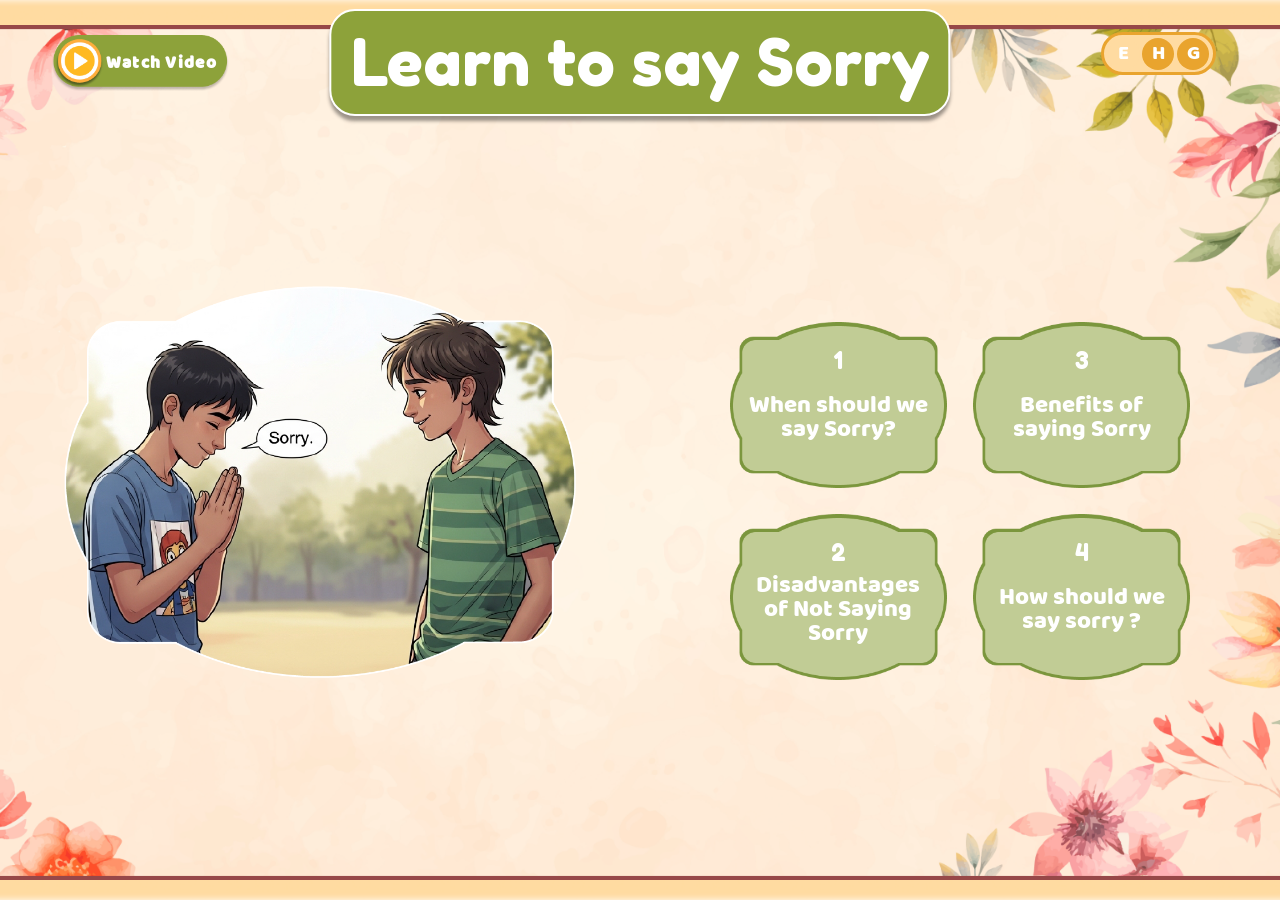
<file: index.html>
<!doctype html>
<html lang="en">
  <head>
    <meta charset="UTF-8" />
    <meta name="viewport" content="width=device-width, initial-scale=1.0" />
    <title data-lang-key="title"></title>

    <link rel="stylesheet" href="./assets/css/style.css" />

    <link
      rel="stylesheet"
      href="./assets/fontawesome/css/fontawesome.min.css"
    />
    <link
      rel="stylesheet"
      href="./assets/fontawesome/css/solid.min.css"
    />

    <style>
      body {
        overflow: hidden;
      }

      .page-content {
        width: 100%;
        height: 100%;
        transition:
          filter 0.4s ease,
          transform 0.4s ease;
      }

      body.video-open .page-content {
        filter: blur(0.45vw);
        pointer-events: none;
        user-select: none;
      }

      .video-btn {
        position: fixed;
        top: 2vw;
        left: 4%;
        z-index: 1000;
      }

      .start-video-btn {
        width: 14vw;
        height: 6vw;
        border-radius: 50vw;
        background: transparent;

        display: flex;
        align-items: center;
        justify-content: space-between;
        cursor: pointer;
        gap: 0.8vw;
        padding: 0 1vw;
        border: none;
        background-image: url("./assets/images/watch.png");
        background-position: center;
        background-repeat: no-repeat;
        background-size: contain;
        transition:
          transform 0.25s ease,
          background 0.25s ease,
          box-shadow 0.25s ease;
      }

      .start-video-btn:hover {
        transform: scale(1.04);
      }

      .start-video-btn:active {
        transform: scale(0.98);
      }

      .play-icon {
        width: 2vw;
        height: 2vw;
        display: flex;
        align-items: center;
        justify-content: center;
        color: #ffffff;
        font-size: 1.6vw;
        filter: drop-shadow(0 0.15vw 0.15vw rgba(0, 0, 0, 0.25));
      }

      .play-icon i,
      .close-video-btn i,
      .video-center-play i,
      .control-btn i {
        display: flex;
        align-items: center;
        justify-content: center;
        text-align: center;
        flex: 0 0 auto;
      }

      .play-icon i {
        width: 1.6vw;
        min-width: 1.6vw;
        max-width: 1.6vw;
        font-size: 1.45vw;
      }

      .close-video-btn i {
        width: 1.8vw;
        min-width: 1.8vw;
        max-width: 1.8vw;
      }

      .video-center-play i {
        width: 2.2vw;
        min-width: 2.2vw;
        max-width: 2.2vw;
      }

      .control-btn i {
        width: 1.4vw;
        min-width: 1.4vw;
        max-width: 1.4vw;
      }

      .start-text {
        width: 100%;
        float: right;
        font-size: 1.3vw;
        font-weight: 900;
        letter-spacing: 0.1vw;
        color: #ffffff;
        line-height: 1;
        margin-left: 3.2vw;
        white-space: nowrap;
        font-family: "BalooRegular";
      }

      body[data-lang="hi"] .start-text {
        font-weight: lighter !important;
        font-size: 1.5vw;
      }

      .video-popup {
        position: fixed;
        inset: 0;
        z-index: 99999;
        display: flex;
        align-items: center;
        justify-content: center;
        background: rgba(0, 0, 0, 0.38);
        opacity: 0;
        visibility: hidden;
        pointer-events: none;
        transition:
          opacity 0.35s ease,
          visibility 0.35s ease;
      }

      .video-popup.active {
        opacity: 1;
        visibility: visible;
        pointer-events: auto;
      }

      .video-box {
        position: relative;
        width: 68vw;
        aspect-ratio: 16 / 9;
        border-radius: 2vw;
        background: #ffdba1;
        padding: 0.75vw;
        border: 0.25vw solid white;
        box-shadow: 0 1vw 3vw rgba(0, 0, 0, 0.45);
        transform: scale(0.82);
        opacity: 0;
        transition:
          transform 0.4s cubic-bezier(0.22, 1, 0.36, 1),
          opacity 0.35s ease;
      }

      .video-popup.active .video-box {
        transform: scale(1);
        opacity: 1;
      }

      .popup-video-frame {
        position: relative;
        width: 100%;
        height: 100%;
        border-radius: 1.4vw;
        overflow: hidden;
        background: #000;
        border: 0.18vw solid #7b963d;
      }

      .popup-video {
        width: 100%;
        height: 100%;
        display: block;
        object-fit: cover;
        background: #000;
      }

      .close-video-btn {
        position: absolute;
        top: -1.35vw;
        right: -1.35vw;
        width: 3.4vw;
        height: 3.4vw;
        border: none;
        border-radius: 50%;
        background: #ffffff;
        color: #7b963d;
        font-size: 1.8vw;
        display: flex;
        align-items: center;
        justify-content: center;
        cursor: pointer;
        z-index: 10;
        box-shadow: 0 0.35vw 1vw rgba(0, 0, 0, 0.35);
        transition:
          transform 0.25s ease,
          background 0.25s ease,
          color 0.25s ease;
      }

      .close-video-btn:hover {
        transform: rotate(90deg) scale(1.08);
        background: #8da23a;
        color: #ffffff;
      }

      .custom-controls {
        position: absolute;
        left: 0;
        right: 0;
        bottom: 0;
        z-index: 5;
        padding: 1vw;
        display: flex;
        flex-direction: column;
        gap: 0.75vw;
        background: linear-gradient(
          to top,
          rgba(86, 107, 38, 0.95),
          rgba(123, 150, 61, 0.58),
          rgba(123, 150, 61, 0)
        );
        opacity: 1;
        transition: opacity 0.25s ease;
      }

      .popup-video-frame.controls-hidden .custom-controls {
        opacity: 0;
        pointer-events: none;
      }

      .progress-wrap {
        width: 100%;
        display: flex;
        align-items: center;
      }

      .video-progress {
        width: 100%;
        appearance: none;
        -webkit-appearance: none;
        height: 0.45vw;
        border-radius: 5vw;
        background: rgba(255, 255, 255, 0.35);
        cursor: pointer;
        overflow: hidden;
        pointer-events: auto;
      }

      .video-progress::-webkit-slider-thumb {
        appearance: none;
        -webkit-appearance: none;
        width: 1vw;
        height: 1vw;
        border-radius: 50%;
        background: #ffdba1;
        box-shadow: -70vw 0 0 69.6vw #ffdba1;
        cursor: pointer;
      }

      .video-progress::-moz-range-thumb {
        width: 1vw;
        height: 1vw;
        border: none;
        border-radius: 50%;
        background: #ffdba1;
        cursor: pointer;
      }

      .video-progress::-moz-range-progress {
        height: 0.45vw;
        border-radius: 5vw;
        background: #ffdba1;
      }

      .control-row {
        width: 100%;
        display: flex;
        align-items: center;
        justify-content: space-between;
        gap: 1vw;
      }

      .control-left,
      .control-right {
        display: flex;
        align-items: center;
        gap: 0.8vw;
      }

      .control-btn {
        width: 2.8vw;
        min-width: 2.8vw;
        max-width: 2.8vw;
        height: 2.8vw;
        border: none;
        border-radius: 50%;
        background: rgba(255, 219, 161, 0.28);
        color: #ffffff;
        font-size: 1.2vw;
        display: flex;
        align-items: center;
        justify-content: center;
        cursor: pointer;
        transition:
          background 0.25s ease,
          color 0.25s ease,
          transform 0.25s ease;
      }

      .control-btn:hover {
        background: #ffdba1;
        color: #566b26;
        transform: scale(1.08);
      }

      .time-text {
        color: #ffffff;
        font-size: 1.05vw;
        font-weight: 700;
        font-family: Arial, sans-serif;
        letter-spacing: 0.05vw;
        min-width: 8vw;
      }

      .volume-range {
        width: 7vw;
        appearance: none;
        -webkit-appearance: none;
        height: 0.4vw;
        border-radius: 5vw;
        background: rgba(255, 255, 255, 0.35);
        cursor: pointer;
      }

      .volume-range::-webkit-slider-thumb {
        appearance: none;
        -webkit-appearance: none;
        width: 0.9vw;
        height: 0.9vw;
        border-radius: 50%;
        background: #ffdba1;
        cursor: pointer;
      }

      .volume-range::-moz-range-thumb {
        width: 0.9vw;
        height: 0.9vw;
        border: none;
        border-radius: 50%;
        background: #ffdba1;
        cursor: pointer;
      }

      .video-center-play {
        position: absolute;
        left: 50%;
        top: 50%;
        width: 6vw;
        min-width: 6vw;
        max-width: 6vw;
        height: 6vw;
        border: 0.22vw solid rgba(255, 255, 255, 0.85);
        border-radius: 50%;
        background: rgba(86, 107, 38, 0.42);
        color: #ffdba1;
        font-size: 2.2vw;
        display: flex;
        align-items: center;
        justify-content: center;
        cursor: pointer;
        transform: translate(-50%, -50%) scale(1);
        z-index: 4;
        transition:
          opacity 0.25s ease,
          transform 0.25s ease,
          background 0.25s ease;
      }

      .video-center-play.hide {
        opacity: 0;
        pointer-events: none;
        transform: translate(-50%, -50%) scale(0.8);
      }

      .video-center-play:hover {
        background: rgba(86, 107, 38, 0.68);
        transform: translate(-50%, -50%) scale(1.08);
      }

      .video-box:fullscreen {
        width: 100%;
        height: 100%;
        border-radius: 0;
        padding: 0;
        background: #000;
      }

      .video-box:fullscreen .popup-video-frame {
        border-radius: 0;
        border: none;
      }

      .video-box:fullscreen .close-video-btn {
        top: 1.5vw;
        right: 1.5vw;
      }
    </style>
  </head>

  <body>
    <div class="page-content">
      <div class="video-btn">
        <button class="start-video-btn" type="button">
          <span class="start-text" data-lang-key="watch"></span>
        </button>
      </div>

      <div class="page-title">
        <span data-lang-key="title"></span>
      </div>

      <div class="language-container">
        <div class="english active">E</div>
        <div class="hindi">H</div>
        <div class="gujrati">G</div>
      </div>

      <main>
        <div class="left-container">
          <div class="hero-img">
            <img src="./assets/images/home-page-img.png" alt="" />
          </div>
        </div>

        <div class="right-container">
          <div class="topics">
            <div class="rows row-1">
              <a href="topic-1.html" class="topic-link">
                <span data-lang-key="num-1"></span>

                <div class="topic-border">
                  <div class="topic" data-lang-key="title-1"></div>
                </div>
              </a>

              <a href="topic-2.html" class="topic-link">
                <span data-lang-key="num-2"></span>

                <div class="topic-border">
                  <div class="topic" data-lang-key="title-2"></div>
                </div>
              </a>
            </div>

            <div class="rows row-2">
              <a href="topic-3.html" class="topic-link">
                <span data-lang-key="num-3"></span>

                <div class="topic-border">
                  <div class="topic" data-lang-key="title-3"></div>
                </div>
              </a>

              <a href="topic-4.html" class="topic-link">
                <span data-lang-key="num-4"></span>

                <div class="topic-border">
                  <div class="topic" data-lang-key="title-4"></div>
                </div>
              </a>
            </div>
          </div>
        </div>
      </main>
    </div>

    <div class="video-popup">
      <div class="video-box">
        <button class="close-video-btn" type="button">
          <i class="fa-solid fa-xmark"></i>
        </button>

        <div class="popup-video-frame">
          <video
            class="popup-video"
            src="./assets/videos/video1.webm"
            preload="none"
            controlsList="nodownload noplaybackrate"
            disablePictureInPicture
          ></video>

          <button class="video-center-play" type="button">
            <i class="fa-solid fa-play"></i>
          </button>

          <div class="custom-controls">
            <div class="progress-wrap">
              <input
                class="video-progress"
                type="range"
                min="0"
                max="100"
                value="0"
                step="0.1"
              />
            </div>

            <div class="control-row">
              <div class="control-left">
                <button class="control-btn play-pause-btn" type="button">
                  <i class="fa-solid fa-play"></i>
                </button>

                <div class="time-text">
                  <span class="current-time">0:00</span>
                  /
                  <span class="total-time">0:00</span>
                </div>
              </div>

              <div class="control-right">
                <button class="control-btn mute-btn" type="button">
                  <i class="fa-solid fa-volume-high"></i>
                </button>

                <input
                  class="volume-range"
                  type="range"
                  min="0"
                  max="1"
                  step="0.01"
                  value="1"
                />

                <button class="control-btn fullscreen-btn" type="button">
                  <i class="fa-solid fa-expand"></i>
                </button>
              </div>
            </div>
          </div>
        </div>
      </div>
    </div>

    <script src="./assets/js/data.js"></script>
    <script src="./assets/js/app.js"></script>

    <script>
      window.addEventListener("load", function () {
        document.body.classList.add("page-loaded");
      });

      const startVideoBtn = document.querySelector(".start-video-btn");
      const videoPopup = document.querySelector(".video-popup");
      const videoBox = document.querySelector(".video-box");
      const closeVideoBtn = document.querySelector(".close-video-btn");
      const popupVideo = document.querySelector(".popup-video");
      const popupVideoFrame = document.querySelector(".popup-video-frame");

      const centerPlayBtn = document.querySelector(".video-center-play");
      const playPauseBtn = document.querySelector(".play-pause-btn");
      const playPauseIcon = playPauseBtn.querySelector("i");
      const centerPlayIcon = centerPlayBtn.querySelector("i");

      const videoProgress = document.querySelector(".video-progress");
      const currentTimeText = document.querySelector(".current-time");
      const totalTimeText = document.querySelector(".total-time");

      const muteBtn = document.querySelector(".mute-btn");
      const muteIcon = muteBtn.querySelector("i");
      const volumeRange = document.querySelector(".volume-range");

      const fullscreenBtn = document.querySelector(".fullscreen-btn");
      const fullscreenIcon = fullscreenBtn.querySelector("i");

      let controlsTimer;
      let lastVolume = 1;
      let savedVideoTime = 0;
      let isProgressDragging = false;

      // ---- Audio SFX setup ----
      const transitionAudio = new Audio("./assets/audio/transition.mp3");
      const topicAudio = new Audio("./assets/audio/topic.mp3");
      transitionAudio.preload = "auto";
      topicAudio.preload = "auto";

      function playTransitionSound() {
        try {
          transitionAudio.currentTime = 0;
          transitionAudio.play().catch(function () {});
        } catch (e) {}
      }

      function playTopicSound() {
        try {
          topicAudio.currentTime = 0;
          topicAudio.play().catch(function () {});
        } catch (e) {}
      }

      function formatTime(time) {
        if (!time || isNaN(time)) return "0:00";

        const minutes = Math.floor(time / 60);
        const seconds = Math.floor(time % 60);

        return `${minutes}:${seconds < 10 ? "0" : ""}${seconds}`;
      }

      function updatePlayIcons() {
        if (popupVideo.paused) {
          playPauseIcon.className = "fa-solid fa-play";
          centerPlayIcon.className = "fa-solid fa-play";
          centerPlayBtn.classList.remove("hide");
        } else {
          playPauseIcon.className = "fa-solid fa-pause";
          centerPlayIcon.className = "fa-solid fa-pause";
          centerPlayBtn.classList.add("hide");
        }
      }

      function updateProgress() {
        if (!popupVideo.duration) return;

        savedVideoTime = popupVideo.currentTime;

        if (!isProgressDragging) {
          const progressValue =
            (popupVideo.currentTime / popupVideo.duration) * 100;

          videoProgress.value = progressValue;
        }

        currentTimeText.textContent = formatTime(popupVideo.currentTime);
        totalTimeText.textContent = formatTime(popupVideo.duration);
      }

      // Free scrubbing: user can drag forward or backward anywhere on the bar
      function handleProgressInput() {
        if (!popupVideo.duration) return;

        isProgressDragging = true;

        const selectedTime =
          (Number(videoProgress.value) / 100) * popupVideo.duration;

        currentTimeText.textContent = formatTime(selectedTime);
      }

      function handleProgressChange() {
        if (!popupVideo.duration) return;

        const selectedTime =
          (Number(videoProgress.value) / 100) * popupVideo.duration;

        popupVideo.currentTime = selectedTime;
        savedVideoTime = selectedTime;

        isProgressDragging = false;
        updateProgress();
      }

      function updateMuteIcon() {
        if (popupVideo.muted || popupVideo.volume === 0) {
          muteIcon.className = "fa-solid fa-volume-xmark";
        } else if (popupVideo.volume < 0.5) {
          muteIcon.className = "fa-solid fa-volume-low";
        } else {
          muteIcon.className = "fa-solid fa-volume-high";
        }
      }

      function togglePlay() {
        if (!popupVideo) return;

        if (popupVideo.paused) {
          popupVideo.play().catch(function () {});
        } else {
          popupVideo.pause();
        }
      }

      function openVideoPopup() {
        if (!videoPopup || !popupVideo) return;

        document.body.classList.add("video-open");
        videoPopup.classList.add("active");

        popupVideo.volume = Number(volumeRange.value);
        popupVideo.muted = false;

        if (savedVideoTime > 0) {
          popupVideo.currentTime = savedVideoTime;
        }

        updateMuteIcon();
        updatePlayIcons();
        updateProgress();

        setTimeout(function () {
          popupVideo.play().catch(function () {});
        }, 250);
      }

      function closeVideoPopup() {
        if (!videoPopup || !popupVideo) return;

        savedVideoTime = popupVideo.currentTime;

        popupVideo.pause();

        videoPopup.classList.remove("active");
        document.body.classList.remove("video-open");

        if (document.fullscreenElement) {
          document.exitFullscreen().catch(function () {});
        }

        updatePlayIcons();
      }

      function toggleMute() {
        if (popupVideo.muted || popupVideo.volume === 0) {
          popupVideo.muted = false;
          popupVideo.volume = lastVolume || 1;
          volumeRange.value = popupVideo.volume;
        } else {
          lastVolume = popupVideo.volume;
          popupVideo.muted = true;
          volumeRange.value = 0;
        }

        updateMuteIcon();
      }

      function changeVolume() {
        const volumeValue = Number(volumeRange.value);

        popupVideo.volume = volumeValue;
        popupVideo.muted = volumeValue === 0;

        if (volumeValue > 0) {
          lastVolume = volumeValue;
        }

        updateMuteIcon();
      }

      function toggleFullscreen() {
        if (!document.fullscreenElement) {
          videoBox.requestFullscreen().catch(function () {});
        } else {
          document.exitFullscreen().catch(function () {});
        }
      }

      function updateFullscreenIcon() {
        if (document.fullscreenElement) {
          fullscreenIcon.className = "fa-solid fa-compress";
        } else {
          fullscreenIcon.className = "fa-solid fa-expand";
        }
      }

      function showControlsTemporarily() {
        popupVideoFrame.classList.remove("controls-hidden");

        clearTimeout(controlsTimer);

        if (!popupVideo.paused) {
          controlsTimer = setTimeout(function () {
            popupVideoFrame.classList.add("controls-hidden");
          }, 2200);
        }
      }

      if (startVideoBtn) {
        startVideoBtn.addEventListener("click", function () {
          playTransitionSound();
          openVideoPopup();
        });
      }

      if (closeVideoBtn) {
        closeVideoBtn.addEventListener("click", closeVideoPopup);
      }

      if (videoPopup) {
        videoPopup.addEventListener("click", function (e) {
          if (e.target === videoPopup) {
            closeVideoPopup();
          }
        });
      }

      if (popupVideo) {
        popupVideo.addEventListener("click", togglePlay);
        popupVideo.addEventListener("play", updatePlayIcons);
        popupVideo.addEventListener("pause", updatePlayIcons);
        popupVideo.addEventListener("timeupdate", updateProgress);
        popupVideo.addEventListener("loadedmetadata", updateProgress);

        popupVideo.addEventListener("ended", function () {
          savedVideoTime = 0;
          videoProgress.value = 0;
          currentTimeText.textContent = "0:00";
          updatePlayIcons();
        });

        popupVideo.addEventListener("contextmenu", function (e) {
          e.preventDefault();
        });
      }

      if (videoProgress) {
        videoProgress.addEventListener("input", handleProgressInput);
        videoProgress.addEventListener("change", handleProgressChange);

        videoProgress.addEventListener("mousedown", function () {
          isProgressDragging = true;
        });

        videoProgress.addEventListener("mouseup", handleProgressChange);

        videoProgress.addEventListener("touchstart", function () {
          isProgressDragging = true;
        });

        videoProgress.addEventListener("touchend", handleProgressChange);
      }

      if (centerPlayBtn) {
        centerPlayBtn.addEventListener("click", togglePlay);
      }

      if (playPauseBtn) {
        playPauseBtn.addEventListener("click", togglePlay);
      }

      if (muteBtn) {
        muteBtn.addEventListener("click", toggleMute);
      }

      if (volumeRange) {
        volumeRange.addEventListener("input", changeVolume);
      }

      if (fullscreenBtn) {
        fullscreenBtn.addEventListener("click", toggleFullscreen);
      }

      if (popupVideoFrame) {
        popupVideoFrame.addEventListener("mousemove", showControlsTemporarily);
        popupVideoFrame.addEventListener("click", showControlsTemporarily);
      }

      document.addEventListener("fullscreenchange", updateFullscreenIcon);

      document.addEventListener("keydown", function (e) {
        if (!videoPopup.classList.contains("active")) return;

        if (e.key === "Escape") {
          closeVideoPopup();
        }

        if (e.code === "Space") {
          e.preventDefault();
          togglePlay();
        }

        if (e.key.toLowerCase() === "m") {
          toggleMute();
        }

        if (e.key.toLowerCase() === "f") {
          toggleFullscreen();
        }
      });

      // ---- Topic link click sound ----
      const topicLinks = document.querySelectorAll(".topic-link");

      topicLinks.forEach(function (link) {
        link.addEventListener("click", function (e) {
          e.preventDefault();

          const destination = link.getAttribute("href");

          playTopicSound();

          setTimeout(function () {
            window.location.href = destination;
          }, 300);
        });
      });
    </script>
  </body>
</html>
</file>
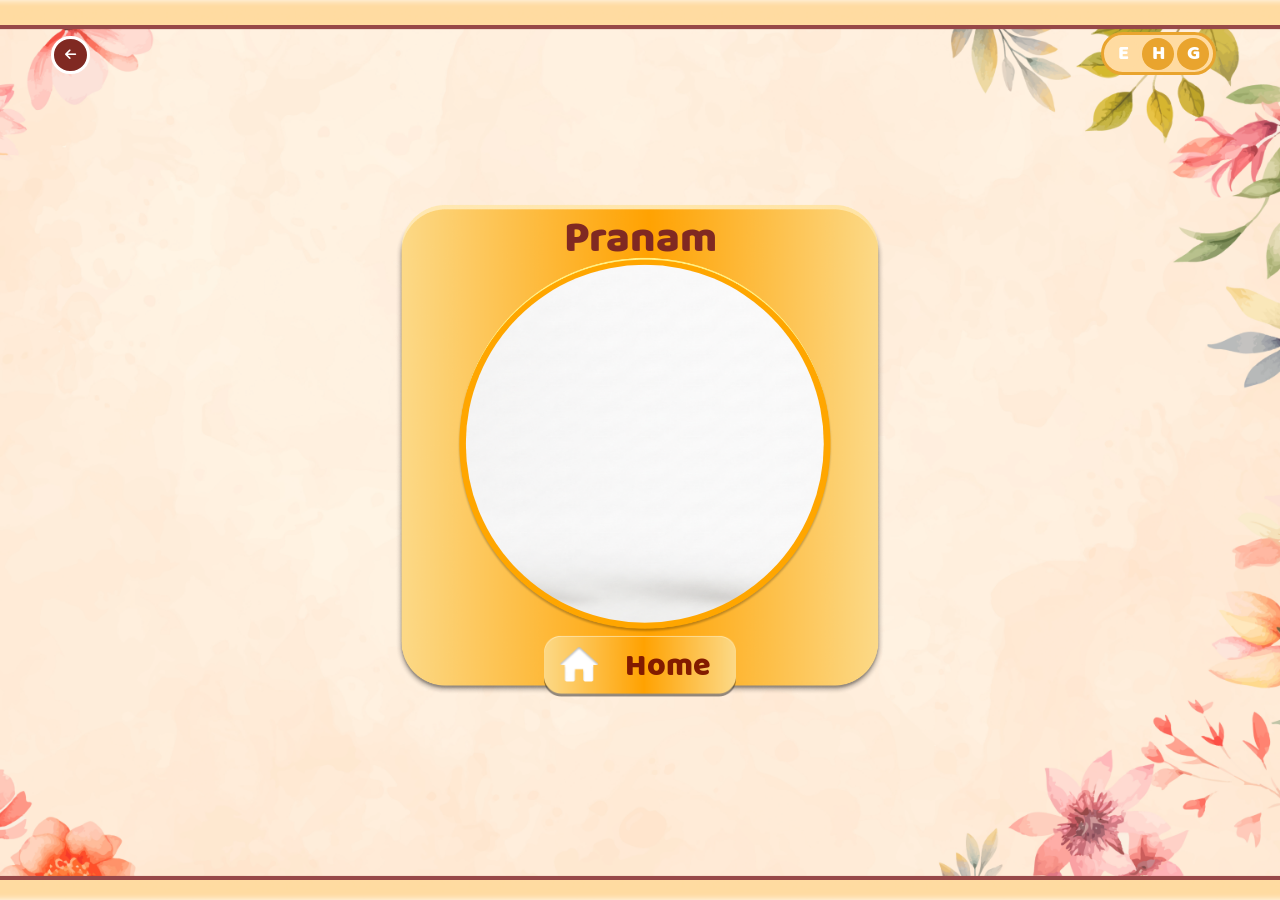
<file: pranam.html>
<!doctype html>
<html lang="en">
  <head>
    <meta charset="UTF-8" />
    <meta name="viewport" content="width=device-width, initial-scale=1.0" />
    <title data-lang-key="pranam"></title>
    <link
      rel="stylesheet"
      href="./assets/fontawesome/css/fontawesome.min.css"
    />
    <link
      rel="stylesheet"
      href="./assets/fontawesome/css/solid.min.css"
    />
    <link rel="stylesheet" href="./assets/css/style.css" />
  </head>
  <body>
    <a href="topic-4.html" class="back-btn">
      <i class="fa-solid fa-arrow-left"></i>
    </a>
    <div class="language-container">
      <div class="english active">E</div>
      <div class="hindi">H</div>
      <div class="gujrati">G</div>
    </div>
    <div class="pranam-container">
      
      <div class="pranam-img">
        <div class="pranam-video">
          <video src="./assets/videos/pranam.mp4" autoplay muted preload="auto"></video>
        </div>
        <span data-lang-key="pranam"></span>
        <img src="./assets/images/pranam-img.png" alt="" />
      </div>
      <a href="index.html" class="home-btn-1">
        <span data-lang-key="home"></span>
        <img src="./assets/images/home-btn-1.png" alt="" />
      </a>
    </div>
    <script src="./assets/js/data.js"></script>
    <script src="./assets/js/app.js"></script>
    <script>
      const backBtn = document.querySelector(".back-btn");
      const homeBtn1 = document.querySelector(".home-btn-1");

      const pranamAudio = new Audio("./assets/audio/pranam.mp3");
      const popAudio = new Audio("./assets/audio/pop.mp3");
      const homeAudio = new Audio("./assets/audio/8.mp3");

      // play pranam.mp3 only once, on page load
      window.addEventListener("DOMContentLoaded", () => {
        pranamAudio.play().catch(() => {});
      });

      // play pop.mp3 on back-btn click, then navigate
      backBtn?.addEventListener("click", function (e) {
        e.preventDefault();
        const targetUrl = this.getAttribute("href");

        popAudio.currentTime = 0;
        popAudio.play().catch(() => {});

        setTimeout(() => {
          window.location.href = targetUrl;
        }, 300);
      });

      // play 8.mp3 on home-btn-1 click, then navigate
      homeBtn1?.addEventListener("click", function (e) {
        e.preventDefault();
        const targetUrl = this.getAttribute("href");

        homeAudio.currentTime = 0;
        homeAudio.play().catch(() => {});

        setTimeout(() => {
          window.location.href = targetUrl;
        }, 300);
      });
    </script>
  </body>
</html>
</file>
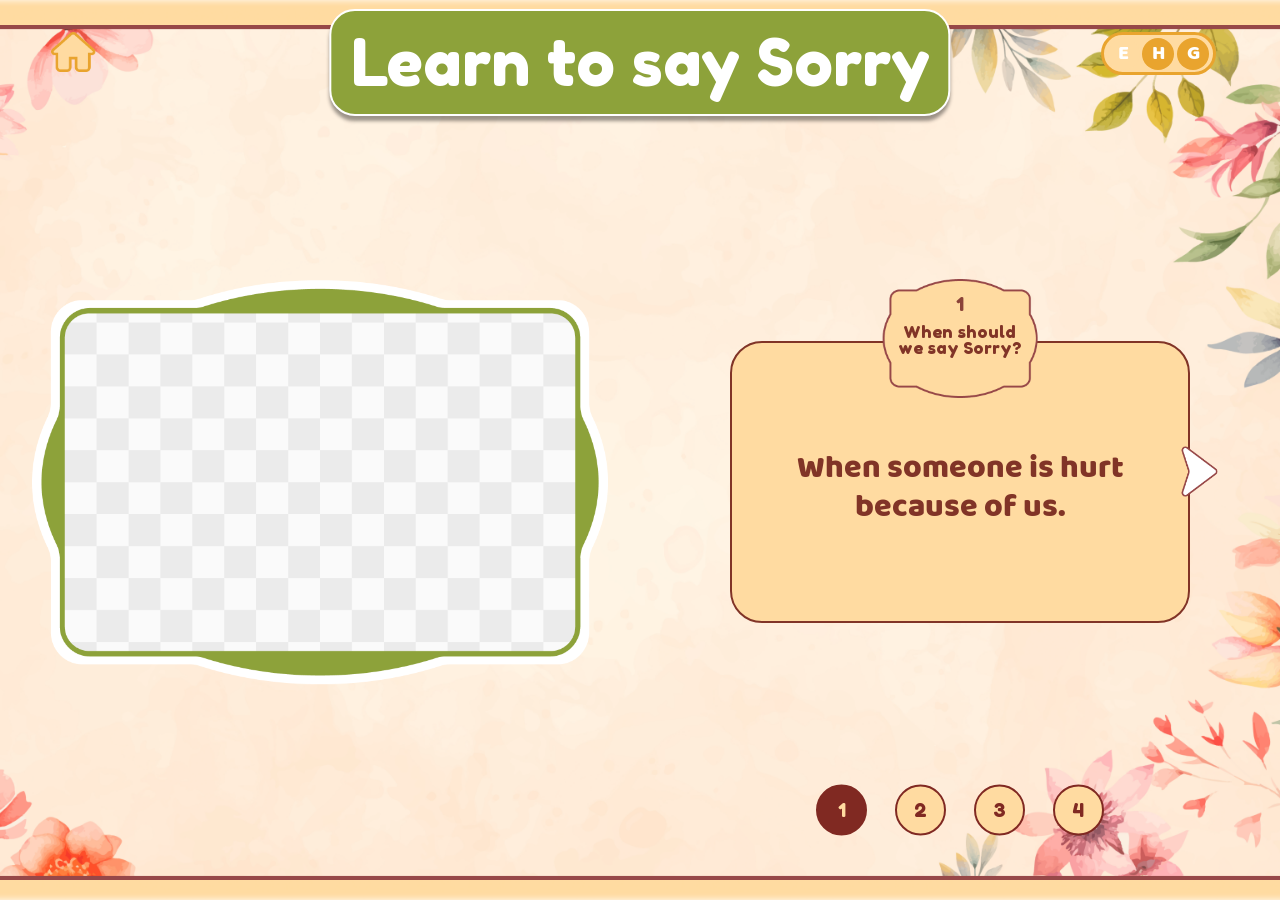
<file: topic-1.html>
<!doctype html>
<html lang="en">
  <head>
    <meta charset="UTF-8" />
    <meta name="viewport" content="width=device-width, initial-scale=1.0" />
    <title data-lang-key="title"></title>

    <link rel="stylesheet" href="./assets/css/swiper-bundle.min.css" />
    <link rel="stylesheet" href="./assets/css/style.css" />
  </head>

  <body>
    <a class="home-button home-btn" href="index.html">
      <img src="./assets/images/home-btn.png" alt="" />
    </a>

    <div class="page-title">
      <span data-lang-key="title"></span>
    </div>

    <div class="language-container">
      <div class="english active">E</div>
      <div class="hindi">H</div>
      <div class="gujrati">G</div>
    </div>

    <main>
      <div class="left-container">
        <div class="video-frame">
          <img src="./assets/images/icon-box.png" alt="" />
          <div class="video-swiper swiper">
            <div class="swiper-wrapper">
              <div class="swiper-slide">
                <video class="topic-video" src="./assets/videos/1.mp4" muted playsinline loop preload="auto"></video>
              </div>
              <div class="swiper-slide">
                <video class="topic-video" src="./assets/videos/p1_v2.mp4" muted playsinline loop preload="none"></video>
              </div>
              <div class="swiper-slide">
                <video class="topic-video" src="./assets/videos/p1_v3.mp4" muted playsinline loop preload="none"></video>
              </div>
              <div class="swiper-slide">
                <video class="topic-video" src="./assets/videos/p1_v4.mp4" muted playsinline loop preload="none"></video>
              </div>
              <div class="swiper-slide">
                <video class="topic-video" src="./assets/videos/p1_v5.mp4" muted playsinline loop preload="none"></video>
              </div>
              <div class="swiper-slide">
                <video class="topic-video" src="./assets/videos/p1_v6.mp4" muted playsinline loop preload="none"></video>
              </div>
              <div class="swiper-slide">
                <video class="topic-video" src="./assets/videos/p1_v7.mp4" muted playsinline loop preload="none"></video>
              </div>
              <div class="swiper-slide">
                <video class="topic-video" src="./assets/videos/p1_v8.mp4" muted playsinline loop preload="none"></video>
              </div>
              <div class="swiper-slide">
                <video class="topic-video" src="./assets/videos/p1_v9.mp4" muted playsinline loop preload="none"></video>
              </div>
              <div class="swiper-slide">
                <video class="topic-video" src="./assets/videos/p1_v10.mp4" muted playsinline loop preload="none"></video>
              </div>
            </div>
          </div>
        </div>
      </div>

      <div class="right-container">
        <div class="pages">
          <a class="page page-1 active" href="topic-1.html" data-lang-key="num-1"></a>
          <a class="page page-2" href="topic-2.html" data-lang-key="num-2"></a>
          <a class="page page-1" href="topic-3.html" data-lang-key="num-3"></a>
          <a class="page page-1" href="topic-4.html" data-lang-key="num-4"></a>
        </div>
        <div class="content-card">
          <div class="content-top-badge">
            <div class="num" data-lang-key="num-1"></div>
            <img src="./assets/images/swiper-topic.png" alt="" />
            <span class="slide-question" data-lang-key="title-1"></span>
          </div>

          <div class="content-swiper swiper">
            <div class="swiper-wrapper">
              <div class="swiper-slide">
                <div class="content-slide-text" data-lang-key="slide-1.1"></div>
              </div>
              <div class="swiper-slide">
                <div class="content-slide-text" data-lang-key="slide-1.2"></div>
              </div>
              <div class="swiper-slide">
                <div class="content-slide-text" data-lang-key="slide-1.3"></div>
              </div>
              <div class="swiper-slide">
                <div class="content-slide-text" data-lang-key="slide-1.4"></div>
              </div>
              <div class="swiper-slide">
                <div class="content-slide-text" data-lang-key="slide-1.5"></div>
              </div>
              <div class="swiper-slide">
                <div class="content-slide-text" data-lang-key="slide-1.6"></div>
              </div>
              <div class="swiper-slide">
                <div class="content-slide-text" data-lang-key="slide-1.7"></div>
              </div>
              <div class="swiper-slide">
                <div class="content-slide-text" data-lang-key="slide-1.8"></div>
              </div>
              <div class="swiper-slide">
                <div class="content-slide-text" data-lang-key="slide-1.9"></div>
              </div>
              <div class="swiper-slide">
                <div class="content-slide-text" data-lang-key="slide-1.10"></div>
              </div>
            </div>
          </div>

          <button class="swiper-nav swiper-ctrl-prev" aria-label="Previous">
            <img src="./assets/images/prev-btn.png" alt="Previous" />
          </button>

          <button class="swiper-nav swiper-ctrl-next" aria-label="Next">
            <img src="./assets/images/next-btn.png" alt="Next" />
          </button>
        </div>
      </div>
    </main>

    <script src="./assets/js/swiper-bundle.min.js"></script>
    <script src="./assets/js/data.js"></script>
    <script src="./assets/js/app.js"></script>
    <script>
      // ---- Audio SFX setup ----
      const popAudio = new Audio("./assets/audio/pop.mp3");
      const swipeAudio = new Audio("./assets/audio/swipe.mp3");
      const topicAudio = new Audio("./assets/audio/topic.mp3");
      popAudio.preload = "auto";
      swipeAudio.preload = "auto";
      topicAudio.preload = "auto";

      function playPopSound() {
        try {
          popAudio.currentTime = 0;
          popAudio.play().catch(function () {});
        } catch (e) {}
      }

      function playSwipeSound() {
        try {
          swipeAudio.currentTime = 0;
          swipeAudio.play().catch(function () {});
        } catch (e) {}
      }

      function playTopicSound() {
        try {
          topicAudio.currentTime = 0;
          topicAudio.play().catch(function () {});
        } catch (e) {}
      }

      // Home button click sound
      const homeBtn = document.querySelector(".home-btn");
      if (homeBtn) {
        homeBtn.addEventListener("click", function (e) {
          e.preventDefault();

          const destination = homeBtn.getAttribute("href");

          playPopSound();

          setTimeout(function () {
            window.location.href = destination;
          }, 300);
        });
      }

      // Page link click sound
      const pageLinks = document.querySelectorAll(".pages .page");
      pageLinks.forEach(function (link) {
        link.addEventListener("click", function (e) {
          e.preventDefault();

          const destination = link.getAttribute("href");

          playTopicSound();

          setTimeout(function () {
            window.location.href = destination;
          }, 300);
        });
      });

      function initSwipers() {
        const prevBtn = document.querySelector(".swiper-ctrl-prev");
        const nextBtn = document.querySelector(".swiper-ctrl-next");
        const videos = Array.prototype.slice.call(
          document.querySelectorAll(".topic-video")
        );

        let currentIndex = 0;

        // Swiper navigation click sound
        if (prevBtn) {
          prevBtn.addEventListener("click", playSwipeSound);
        }
        if (nextBtn) {
          nextBtn.addEventListener("click", playSwipeSound);
        }

        function playActiveVideo(activeIndex) {
          currentIndex = activeIndex;

          videos.forEach(function (video, index) {
            if (index === activeIndex) return;
            video.pause();
            video.preload = "none";
            video.currentTime = 0;
          });

          const video = videos[activeIndex];
          if (!video) return;

          video.preload = "auto";
          video.currentTime = 0;
          const playPromise = video.play();
          if (playPromise !== undefined) {
            playPromise.catch(function () {});
          }
        }

        function updateNavButtons(swiper) {
          if (swiper.isBeginning) {
            prevBtn.style.display = "none";
          } else {
            prevBtn.style.display = "flex";
          }

          if (swiper.isEnd) {
            nextBtn.style.display = "none";
          } else {
            nextBtn.style.display = "flex";
          }
        }

        const videoSwiper = new Swiper(".video-swiper", {
          slidesPerView: 1,
          effect: "fade",
          fadeEffect: {
            crossFade: true,
          },
          speed: 800,
          allowTouchMove: false,
        });

        const contentSwiper = new Swiper(".content-swiper", {
          slidesPerView: 1,
          effect: "fade",
          fadeEffect: {
            crossFade: true,
          },
          speed: 800,
          allowTouchMove: false,
          navigation: {
            nextEl: ".swiper-ctrl-next",
            prevEl: ".swiper-ctrl-prev",
          },
          on: {
            init: function () {
              playActiveVideo(this.activeIndex);
              updateNavButtons(this);
            },
            slideChange: function () {
              videoSwiper.slideTo(this.activeIndex);
              playActiveVideo(this.activeIndex);
              updateNavButtons(this);
            },
          },
        });

        // If the tab is hidden, stop buffering/playing to save bandwidth
        document.addEventListener("visibilitychange", function () {
          const video = videos[currentIndex];
          if (!video) return;

          if (document.hidden) {
            video.pause();
          } else {
            const playPromise = video.play();
            if (playPromise !== undefined) {
              playPromise.catch(function () {});
            }
          }
        });
      }

      initSwipers();
    </script>
  </body>
</html>
</file>
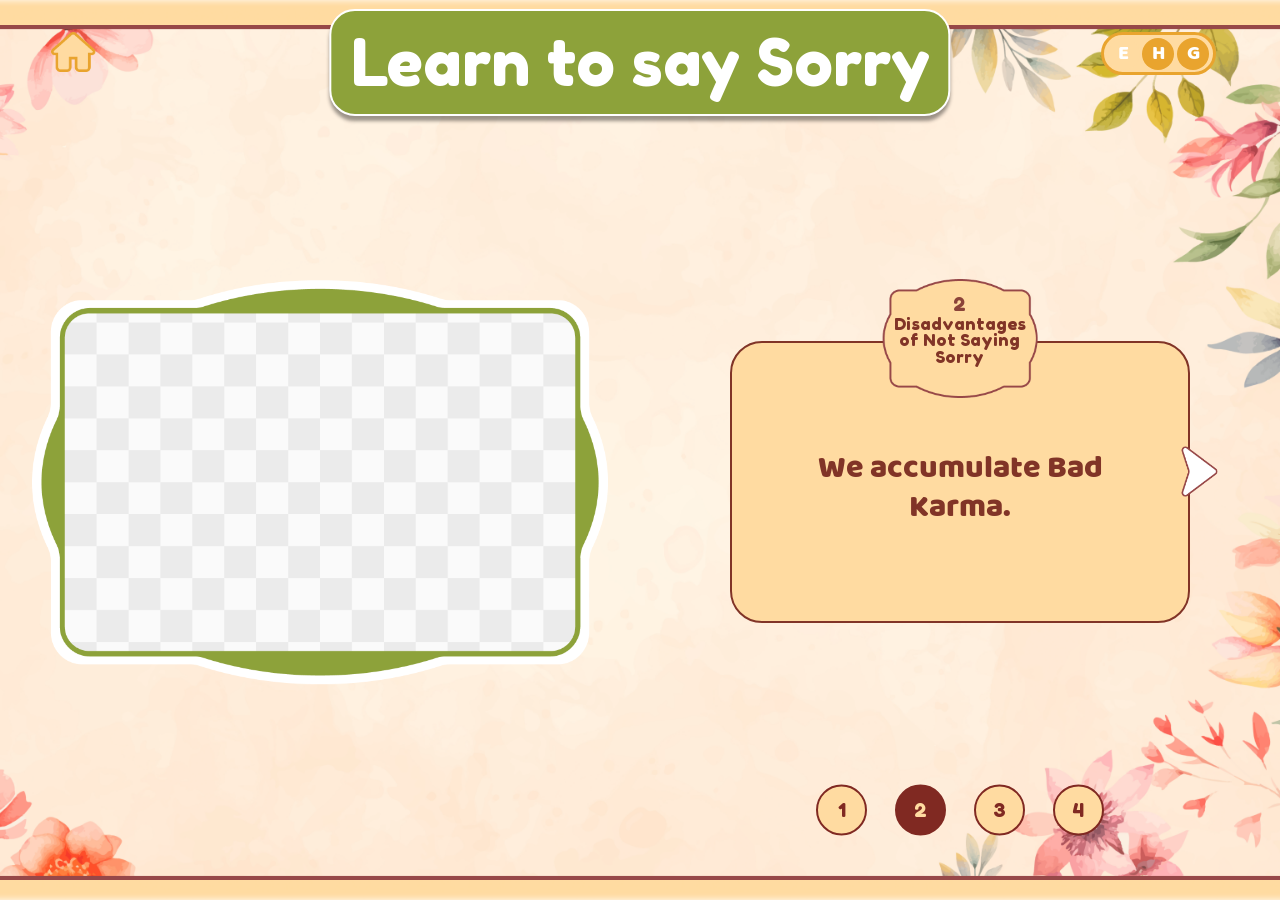
<file: topic-2.html>
<!doctype html>
<html lang="en">
  <head>
    <meta charset="UTF-8" />
    <meta name="viewport" content="width=device-width, initial-scale=1.0" />
    <title data-lang-key="title"></title>

    <link rel="stylesheet" href="./assets/css/swiper-bundle.min.css" />
    <link rel="stylesheet" href="./assets/css/style.css" />
  </head>

  <body>
    <a class="home-button home-btn" href="index.html">
      <img src="./assets/images/home-btn.png" alt="" />
    </a>

    <div class="page-title">
      <span data-lang-key="title"></span>
    </div>

    <div class="language-container">
      <div class="english active">E</div>
      <div class="hindi">H</div>
      <div class="gujrati">G</div>
    </div>

    <main>
      <div class="left-container">
        <div class="video-frame">
          <img src="./assets/images/icon-box.png" alt="" />
          <div class="video-swiper swiper">
            <div class="swiper-wrapper">
              <div class="swiper-slide">
                <video class="topic-video" src="./assets/videos/p2_v1.mp4" muted playsinline loop preload="auto"></video>
              </div>
              <div class="swiper-slide">
                <video class="topic-video" src="./assets/videos/p2_v2.mp4" muted playsinline loop preload="none"></video>
              </div>
              <div class="swiper-slide">
                <video class="topic-video" src="./assets/videos/p2_v3.mp4" muted playsinline loop preload="none"></video>
              </div>
            </div>
          </div>
        </div>
      </div>

      <div class="right-container">
        <div class="pages">
          <a class="page page-1" href="topic-1.html" data-lang-key="num-1"></a>
          <a class="page page-2 active" href="topic-2.html" data-lang-key="num-2"></a>
          <a class="page page-1" href="topic-3.html" data-lang-key="num-3"></a>
          <a class="page page-1" href="topic-4.html" data-lang-key="num-4"></a>
        </div>
        <div class="content-card">
          <div class="content-top-badge">
            <div class="num" data-lang-key="num-2"></div>
            <img src="./assets/images/swiper-topic.png" alt="" />
            <span class="slide-question" data-lang-key="title-2"></span>
          </div>

          <div class="content-swiper swiper">
            <div class="swiper-wrapper">
              <div class="swiper-slide">
                <div class="content-slide-text" data-lang-key="slide-2.1"></div>
              </div>
              <div class="swiper-slide">
                <div class="content-slide-text" data-lang-key="slide-2.2"></div>
              </div>
              <div class="swiper-slide">
                <div class="content-slide-text" data-lang-key="slide-2.3"></div>
              </div>
            </div>
          </div>

          <button class="swiper-nav swiper-ctrl-prev" aria-label="Previous">
            <img src="./assets/images/prev-btn.png" alt="Previous" />
          </button>

          <button class="swiper-nav swiper-ctrl-next" aria-label="Next">
            <img src="./assets/images/next-btn.png" alt="Next" />
          </button>
        </div>
      </div>
    </main>

    <script src="./assets/js/swiper-bundle.min.js"></script>
    <script src="./assets/js/data.js"></script>
    <script src="./assets/js/app.js"></script>
    <script>
      // ---- Audio SFX setup ----
      const popAudio = new Audio("./assets/audio/pop.mp3");
      const swipeAudio = new Audio("./assets/audio/swipe.mp3");
      const topicAudio = new Audio("./assets/audio/topic.mp3");
      popAudio.preload = "auto";
      swipeAudio.preload = "auto";
      topicAudio.preload = "auto";

      function playPopSound() {
        try {
          popAudio.currentTime = 0;
          popAudio.play().catch(function () {});
        } catch (e) {}
      }

      function playSwipeSound() {
        try {
          swipeAudio.currentTime = 0;
          swipeAudio.play().catch(function () {});
        } catch (e) {}
      }

      function playTopicSound() {
        try {
          topicAudio.currentTime = 0;
          topicAudio.play().catch(function () {});
        } catch (e) {}
      }

      // Home button -> pop.mp3, then navigate
      const homeBtn = document.querySelector(".home-btn");
      if (homeBtn) {
        homeBtn.addEventListener("click", function (e) {
          e.preventDefault();

          const destination = homeBtn.getAttribute("href");

          playPopSound();

          setTimeout(function () {
            window.location.href = destination;
          }, 300);
        });
      }

      // Page links -> topic.mp3, then navigate
      const pageLinks = document.querySelectorAll(".pages .page");
      pageLinks.forEach(function (link) {
        link.addEventListener("click", function (e) {
          e.preventDefault();

          const destination = link.getAttribute("href");

          playTopicSound();

          setTimeout(function () {
            window.location.href = destination;
          }, 300);
        });
      });

      function initSwipers() {
        const prevBtn = document.querySelector(".swiper-ctrl-prev");
        const nextBtn = document.querySelector(".swiper-ctrl-next");
        const videos = Array.prototype.slice.call(
          document.querySelectorAll(".topic-video")
        );

        let currentIndex = 0;

        // Swipe sound on nav button click
        if (prevBtn) {
          prevBtn.addEventListener("click", playSwipeSound);
        }

        if (nextBtn) {
          nextBtn.addEventListener("click", playSwipeSound);
        }

        function playActiveVideo(activeIndex) {
          currentIndex = activeIndex;

          videos.forEach(function (video, index) {
            if (index === activeIndex) return;
            video.pause();
            video.preload = "none";
            video.currentTime = 0;
          });

          const video = videos[activeIndex];
          if (!video) return;

          video.preload = "auto";
          video.currentTime = 0;
          const playPromise = video.play();
          if (playPromise !== undefined) {
            playPromise.catch(function () {});
          }
        }

        function updateNavButtons(swiper) {
          if (swiper.isBeginning) {
            prevBtn.style.display = "none";
          } else {
            prevBtn.style.display = "flex";
          }

          if (swiper.isEnd) {
            nextBtn.style.display = "none";
          } else {
            nextBtn.style.display = "flex";
          }
        }

        const videoSwiper = new Swiper(".video-swiper", {
          slidesPerView: 1,
          effect: "fade",
          fadeEffect: {
            crossFade: true,
          },
          speed: 800,
          allowTouchMove: false,
        });

        const contentSwiper = new Swiper(".content-swiper", {
          slidesPerView: 1,
          effect: "fade",
          fadeEffect: {
            crossFade: true,
          },
          speed: 800,
          allowTouchMove: false,
          navigation: {
            nextEl: ".swiper-ctrl-next",
            prevEl: ".swiper-ctrl-prev",
          },
          on: {
            init: function () {
              playActiveVideo(this.activeIndex);
              updateNavButtons(this);
            },
            slideChange: function () {
              videoSwiper.slideTo(this.activeIndex);
              playActiveVideo(this.activeIndex);
              updateNavButtons(this);
            },
          },
        });

        // If the tab is hidden, stop buffering/playing to save bandwidth
        document.addEventListener("visibilitychange", function () {
          const video = videos[currentIndex];
          if (!video) return;

          if (document.hidden) {
            video.pause();
          } else {
            const playPromise = video.play();
            if (playPromise !== undefined) {
              playPromise.catch(function () {});
            }
          }
        });
      }

      initSwipers();
    </script>
  </body>
</html>
</file>
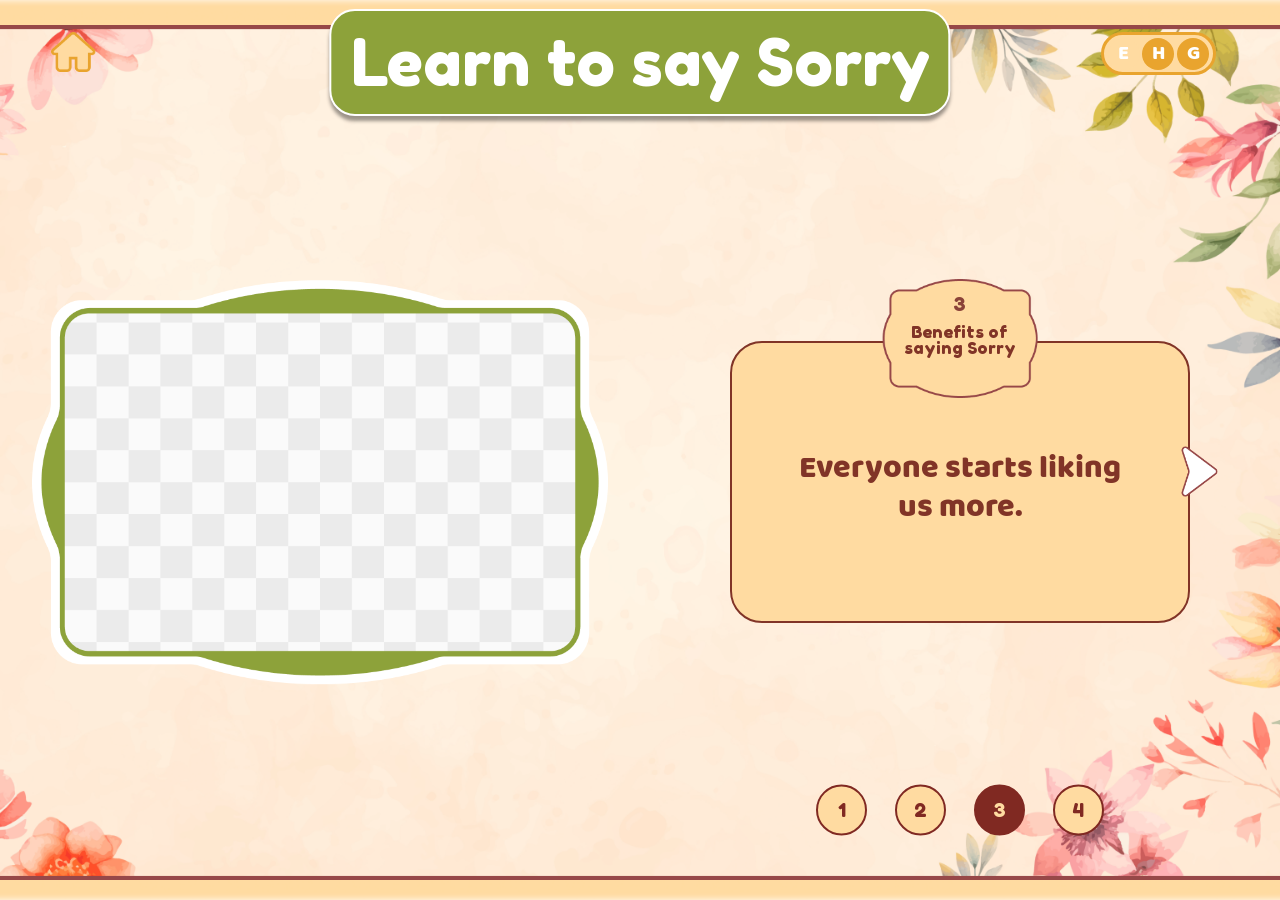
<file: topic-3.html>
<!doctype html>
<html lang="en">
  <head>
    <meta charset="UTF-8" />
    <meta name="viewport" content="width=device-width, initial-scale=1.0" />
    <title data-lang-key="title"></title>

    <link rel="stylesheet" href="./assets/css/swiper-bundle.min.css" />
    <link rel="stylesheet" href="./assets/css/style.css" />
  </head>

  <body>
    <a class="home-button home-btn" href="index.html">
      <img src="./assets/images/home-btn.png" alt="" />
    </a>

    <div class="page-title">
      <span data-lang-key="title"></span>
    </div>

    <div class="language-container">
      <div class="english active">E</div>
      <div class="hindi">H</div>
      <div class="gujrati">G</div>
    </div>

    <main>
      <div class="left-container">
        <div class="video-frame">
          <img src="./assets/images/icon-box.png" alt="" />
          <div class="video-swiper swiper">
            <div class="swiper-wrapper">
              <div class="swiper-slide">
                <video class="topic-video" src="./assets/videos/p3_v1.mp4" muted playsinline loop preload="auto"></video>
              </div>
              <div class="swiper-slide">
                <video class="topic-video" src="./assets/videos/p3_v2.mp4" muted playsinline loop preload="none"></video>
              </div>
              <div class="swiper-slide">
                <video class="topic-video" src="./assets/videos/p3_v3.mp4" muted playsinline loop preload="none"></video>
              </div>
              <!-- <div class="swiper-slide">
                <video class="topic-video" src="./assets/videos/p3_v4.mp4" muted playsinline loop preload="none"></video>
              </div> -->
              <div class="swiper-slide">
                <video class="topic-video" src="./assets/videos/p3_v5.mp4" muted playsinline loop preload="none"></video>
              </div>
              <div class="swiper-slide">
                <video class="topic-video" src="./assets/videos/p3_v6.mp4" muted playsinline loop preload="none"></video>
              </div>
              <div class="swiper-slide">
                <video class="topic-video" src="./assets/videos/p3_v7.mp4" muted playsinline loop preload="none"></video>
              </div>
            </div>
          </div>
        </div>
      </div>

      <div class="right-container">
        <div class="pages">
          <a class="page page-1" href="topic-1.html" data-lang-key="num-1"></a>
          <a class="page page-2" href="topic-2.html" data-lang-key="num-2"></a>
          <a class="page page-1 active" href="topic-3.html" data-lang-key="num-3"></a>
          <a class="page page-1" href="topic-4.html" data-lang-key="num-4"></a>
        </div>
        <div class="content-card">
          <div class="content-top-badge">
            <div class="num" data-lang-key="num-3"></div>
            <img src="./assets/images/swiper-topic.png" alt="" />
            <span class="slide-question" data-lang-key="title-3"></span>
          </div>

          <div class="content-swiper swiper">
            <div class="swiper-wrapper">
              <div class="swiper-slide">
                <div class="content-slide-text" data-lang-key="slide-3.1"></div>
              </div>
              <div class="swiper-slide">
                <div class="content-slide-text" data-lang-key="slide-3.2"></div>
              </div>
              <div class="swiper-slide">
                <div class="content-slide-text" data-lang-key="slide-3.3"></div>
              </div>
              <!-- <div class="swiper-slide">
                <div class="content-slide-text" data-lang-key="slide-3.4"></div>
              </div> -->
              <div class="swiper-slide">
                <div class="content-slide-text" data-lang-key="slide-3.5"></div>
              </div>
              <div class="swiper-slide">
                <div class="content-slide-text" data-lang-key="slide-3.6"></div>
              </div>
              <div class="swiper-slide">
                <div class="content-slide-text" data-lang-key="slide-3.7"></div>
              </div>
            </div>
          </div>

          <button class="swiper-nav swiper-ctrl-prev" aria-label="Previous">
            <img src="./assets/images/prev-btn.png" alt="Previous" />
          </button>

          <button class="swiper-nav swiper-ctrl-next" aria-label="Next">
            <img src="./assets/images/next-btn.png" alt="Next" />
          </button>
        </div>
      </div>
    </main>

    <script src="./assets/js/swiper-bundle.min.js"></script>
    <script src="./assets/js/data.js"></script>
    <script src="./assets/js/app.js"></script>
    <script>
      // ---- Audio SFX setup ----
      const popAudio = new Audio("./assets/audio/pop.mp3");
      const swipeAudio = new Audio("./assets/audio/swipe.mp3");
      const topicAudio = new Audio("./assets/audio/topic.mp3");
      popAudio.preload = "auto";
      swipeAudio.preload = "auto";
      topicAudio.preload = "auto";

      function playPopSound() {
        try {
          popAudio.currentTime = 0;
          popAudio.play().catch(function () {});
        } catch (e) {}
      }

      function playSwipeSound() {
        try {
          swipeAudio.currentTime = 0;
          swipeAudio.play().catch(function () {});
        } catch (e) {}
      }

      function playTopicSound() {
        try {
          topicAudio.currentTime = 0;
          topicAudio.play().catch(function () {});
        } catch (e) {}
      }

      // Home button -> pop.mp3, then navigate
      const homeBtn = document.querySelector(".home-btn");
      if (homeBtn) {
        homeBtn.addEventListener("click", function (e) {
          e.preventDefault();

          const destination = homeBtn.getAttribute("href");

          playPopSound();

          setTimeout(function () {
            window.location.href = destination;
          }, 300);
        });
      }

      // Page links -> topic.mp3, then navigate
      const pageLinks = document.querySelectorAll(".pages .page");
      pageLinks.forEach(function (link) {
        link.addEventListener("click", function (e) {
          e.preventDefault();

          const destination = link.getAttribute("href");

          playTopicSound();

          setTimeout(function () {
            window.location.href = destination;
          }, 300);
        });
      });

      function initSwipers() {
        const prevBtn = document.querySelector(".swiper-ctrl-prev");
        const nextBtn = document.querySelector(".swiper-ctrl-next");
        const videos = Array.prototype.slice.call(
          document.querySelectorAll(".topic-video")
        );

        let currentIndex = 0;

        // Swipe sound on nav button click
        if (prevBtn) {
          prevBtn.addEventListener("click", playSwipeSound);
        }

        if (nextBtn) {
          nextBtn.addEventListener("click", playSwipeSound);
        }

        function playActiveVideo(activeIndex) {
          currentIndex = activeIndex;

          videos.forEach(function (video, index) {
            if (index === activeIndex) return;
            video.pause();
            video.preload = "none";
            video.currentTime = 0;
          });

          const video = videos[activeIndex];
          if (!video) return;

          video.preload = "auto";
          video.currentTime = 0;
          const playPromise = video.play();
          if (playPromise !== undefined) {
            playPromise.catch(function () {});
          }
        }

        function updateNavButtons(swiper) {
          if (swiper.isBeginning) {
            prevBtn.style.display = "none";
          } else {
            prevBtn.style.display = "flex";
          }

          if (swiper.isEnd) {
            nextBtn.style.display = "none";
          } else {
            nextBtn.style.display = "flex";
          }
        }

        const videoSwiper = new Swiper(".video-swiper", {
          slidesPerView: 1,
          effect: "fade",
          fadeEffect: {
            crossFade: true,
          },
          speed: 800,
          allowTouchMove: false,
        });

        const contentSwiper = new Swiper(".content-swiper", {
          slidesPerView: 1,
          effect: "fade",
          fadeEffect: {
            crossFade: true,
          },
          speed: 800,
          allowTouchMove: false,
          navigation: {
            nextEl: ".swiper-ctrl-next",
            prevEl: ".swiper-ctrl-prev",
          },
          on: {
            init: function () {
              playActiveVideo(this.activeIndex);
              updateNavButtons(this);
            },
            slideChange: function () {
              videoSwiper.slideTo(this.activeIndex);
              playActiveVideo(this.activeIndex);
              updateNavButtons(this);
            },
          },
        });

        // If the tab is hidden, stop buffering/playing to save bandwidth
        document.addEventListener("visibilitychange", function () {
          const video = videos[currentIndex];
          if (!video) return;

          if (document.hidden) {
            video.pause();
          } else {
            const playPromise = video.play();
            if (playPromise !== undefined) {
              playPromise.catch(function () {});
            }
          }
        });
      }

      initSwipers();
    </script>
  </body>
</html>
</file>
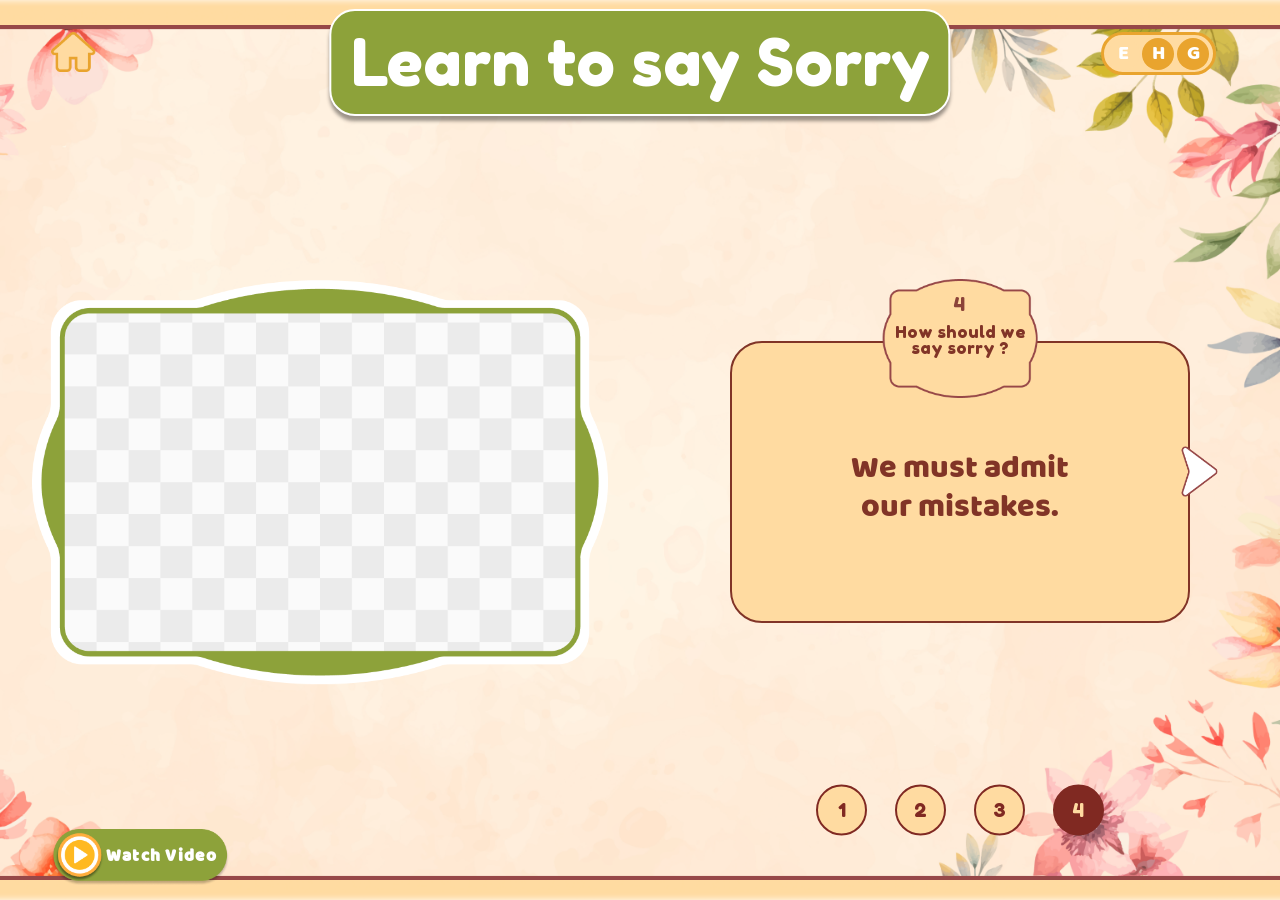
<file: topic-4.html>
<!doctype html>
<html lang="en">
  <head>
    <meta charset="UTF-8" />
    <meta name="viewport" content="width=device-width, initial-scale=1.0" />
    <title data-lang-key="title"></title>

    <link rel="stylesheet" href="./assets/css/swiper-bundle.min.css" />
    <link rel="stylesheet" href="./assets/css/style.css" />

    <link rel="stylesheet" href="./assets/fontawesome/css/fontawesome.min.css" />
    <link rel="stylesheet" href="./assets/fontawesome/css/solid.min.css" />


    <style>
      .pranam-link {
    position: absolute;
    display: flex;
    justify-content: center;
    align-items: center;
    right: 2vw;
    bottom: 2vw;
    width: 9vw;
    height: auto;
    text-decoration: none;
    z-index: 9999;
    cursor: pointer;
    transform-origin: center;
    opacity: 0;
    visibility: hidden;
    pointer-events: none;
    transition: opacity 0.4s ease, visibility 0.4s ease;
  }

  .pranam-link.show {
    opacity: 1;
    visibility: visible;
    pointer-events: auto;
    animation: pranamPop 1.2s ease-in-out infinite;
  }
    
.pranam-link img {
  position: relative;
  width: 100%;
  display: block;
  object-fit: contain;
}

.pranam-link span {
  position: absolute;
  text-decoration: none;
  color: white;
  font-weight: bold;
  font-size: 1.3vw;
  padding-right: 1vw;
    font-family: "BalooRegular";

}

@keyframes pranamPop {
  0% {
    transform: scale(1);
  }

  50% {
    transform: scale(1.12);
  }

  100% {
    transform: scale(1);
  }
}

      /* ---------- Video loading indicator ---------- */
      .video-frame {
        position: relative;
      }

      .video-frame.is-video-loading::after,
      .popup-video-frame.is-video-loading::after {
        content: "";
        position: absolute;
        top: 50%;
        left: 50%;
        width: 42px;
        height: 42px;
        margin: -21px 0 0 -21px;
        border: 3px solid rgba(255, 255, 255, 0.35);
        border-top-color: #ffffff;
        border-radius: 50%;
        animation: videoSpin 0.8s linear infinite;
        pointer-events: none;
        z-index: 6;
      }

      @keyframes videoSpin {
        to {
          transform: rotate(360deg);
        }
      }

      @media (prefers-reduced-motion: reduce) {
        .video-frame.is-video-loading::after,
        .popup-video-frame.is-video-loading::after {
          animation-duration: 2s;
        }
      }

      /* ---------- Video popup styles ---------- */
      body.video-open main,
      body.video-open .page-title,
      body.video-open .home-button,
      body.video-open .language-container,
      body.video-open .pranam-link,
      body.video-open .video-btn {
        filter: blur(0.45vw);
        pointer-events: none;
        user-select: none;
      }

      main,
      .page-title,
      .home-button,
      .language-container,
      .video-btn {
        transition: filter 0.4s ease;
      }

      .video-btn {
        position: fixed;
        bottom: 0.3vw;
        left: 4vw;
        z-index: 1000;
        opacity: 0;
        visibility: hidden;
        pointer-events: none;
        transition:
          opacity 0.4s ease,
          visibility 0.4s ease,
          filter 0.4s ease;
      }

      .video-btn.show {
        opacity: 1;
        visibility: visible;
        pointer-events: auto;
      }

      .start-video-btn {
        width: 14vw;
        height: 6vw;
        border-radius: 50vw;
        background: transparent;

        display: flex;
        align-items: center;
        justify-content: space-between;
        cursor: pointer;
        gap: 0.8vw;
        padding: 0 1vw;
        border: none;
        background-image: url("./assets/images/watch.png");
        background-position: center;
        background-repeat: no-repeat;
        background-size: contain;
        transition:
          transform 0.25s ease,
          background 0.25s ease,
          box-shadow 0.25s ease;
      }

      .start-video-btn:hover {
        transform: scale(1.04);
      }

      .start-video-btn:active {
        transform: scale(0.98);
      }

      .close-video-btn i,
      .video-center-play i,
      .control-btn i {
        display: flex;
        align-items: center;
        justify-content: center;
        text-align: center;
        flex: 0 0 auto;
      }

      .close-video-btn i {
        width: 1.8vw;
        min-width: 1.8vw;
        max-width: 1.8vw;
      }

      .video-center-play i {
        width: 2.2vw;
        min-width: 2.2vw;
        max-width: 2.2vw;
      }

      .control-btn i {
        width: 1.4vw;
        min-width: 1.4vw;
        max-width: 1.4vw;
      }

      .start-text {
        width: 100%;
        float: right;
        font-size: 1.3vw;
        font-weight: 900;
        letter-spacing: 0.1vw;
        color: #ffffff;
        line-height: 1;
        margin-left: 3.2vw;
        white-space: nowrap;
        font-family: "BalooRegular";
      }

      body[data-lang="hi"] .start-text {
        font-weight: lighter !important;
        font-size: 1.5vw;
      }

      .video-popup {
        position: fixed;
        inset: 0;
        z-index: 99999;
        display: flex;
        align-items: center;
        justify-content: center;
        background: rgba(0, 0, 0, 0.38);
        opacity: 0;
        visibility: hidden;
        pointer-events: none;
        transition:
          opacity 0.35s ease,
          visibility 0.35s ease;
      }

      .video-popup.active {
        opacity: 1;
        visibility: visible;
        pointer-events: auto;
      }

      .video-box {
        position: relative;
        width: 68vw;
        aspect-ratio: 16 / 9;
        border-radius: 2vw;
        background: #ffdba1;
        padding: 0.75vw;
        border: 0.25vw solid white;
        box-shadow: 0 1vw 3vw rgba(0, 0, 0, 0.45);
        transform: scale(0.82);
        opacity: 0;
        transition:
          transform 0.4s cubic-bezier(0.22, 1, 0.36, 1),
          opacity 0.35s ease;
      }

      .video-popup.active .video-box {
        transform: scale(1);
        opacity: 1;
      }

      .popup-video-frame {
        position: relative;
        width: 100%;
        height: 100%;
        border-radius: 1.4vw;
        overflow: hidden;
        background: #000;
        border: 0.18vw solid #7b963d;
      }

      .popup-video {
        width: 100%;
        height: 100%;
        display: block;
        object-fit: cover;
        background: #000;
      }

      .close-video-btn {
        position: absolute;
        top: -1.35vw;
        right: -1.35vw;
        width: 3.4vw;
        height: 3.4vw;
        border: none;
        border-radius: 50%;
        background: #ffffff;
        color: #7b963d;
        font-size: 1.8vw;
        display: flex;
        align-items: center;
        justify-content: center;
        cursor: pointer;
        z-index: 10;
        box-shadow: 0 0.35vw 1vw rgba(0, 0, 0, 0.35);
        transition:
          transform 0.25s ease,
          background 0.25s ease,
          color 0.25s ease;
      }

      .close-video-btn:hover {
        transform: rotate(90deg) scale(1.08);
        background: #8da23a;
        color: #ffffff;
      }

      .custom-controls {
        position: absolute;
        left: 0;
        right: 0;
        bottom: 0;
        z-index: 5;
        padding: 1vw;
        display: flex;
        flex-direction: column;
        gap: 0.75vw;
        background: linear-gradient(
          to top,
          rgba(86, 107, 38, 0.95),
          rgba(123, 150, 61, 0.58),
          rgba(123, 150, 61, 0)
        );
        opacity: 1;
        transition: opacity 0.25s ease;
      }

      .popup-video-frame.controls-hidden .custom-controls {
        opacity: 0;
        pointer-events: none;
      }

      .progress-wrap {
        width: 100%;
        display: flex;
        align-items: center;
      }

      .video-progress {
        width: 100%;
        appearance: none;
        -webkit-appearance: none;
        height: 0.45vw;
        border-radius: 5vw;
        background: rgba(255, 255, 255, 0.35);
        cursor: pointer;
        overflow: hidden;
        pointer-events: auto;
      }

      .video-progress::-webkit-slider-thumb {
        appearance: none;
        -webkit-appearance: none;
        width: 1vw;
        height: 1vw;
        border-radius: 50%;
        background: #ffdba1;
        box-shadow: -70vw 0 0 69.6vw #ffdba1;
        cursor: pointer;
      }

      .video-progress::-moz-range-thumb {
        width: 1vw;
        height: 1vw;
        border: none;
        border-radius: 50%;
        background: #ffdba1;
        cursor: pointer;
      }

      .video-progress::-moz-range-progress {
        height: 0.45vw;
        border-radius: 5vw;
        background: #ffdba1;
      }

      .control-row {
        width: 100%;
        display: flex;
        align-items: center;
        justify-content: space-between;
        gap: 1vw;
      }

      .control-left,
      .control-right {
        display: flex;
        align-items: center;
        gap: 0.8vw;
      }

      .control-btn {
        width: 2.8vw;
        min-width: 2.8vw;
        max-width: 2.8vw;
        height: 2.8vw;
        border: none;
        border-radius: 50%;
        background: rgba(255, 219, 161, 0.28);
        color: #ffffff;
        font-size: 1.2vw;
        display: flex;
        align-items: center;
        justify-content: center;
        cursor: pointer;
        transition:
          background 0.25s ease,
          color 0.25s ease,
          transform 0.25s ease;
      }

      .control-btn:hover {
        background: #ffdba1;
        color: #566b26;
        transform: scale(1.08);
      }

      .time-text {
        color: #ffffff;
        font-size: 1.05vw;
        font-weight: 700;
        font-family: Arial, sans-serif;
        letter-spacing: 0.05vw;
        min-width: 8vw;
      }

      .volume-range {
        width: 7vw;
        appearance: none;
        -webkit-appearance: none;
        height: 0.4vw;
        border-radius: 5vw;
        background: rgba(255, 255, 255, 0.35);
        cursor: pointer;
      }

      .volume-range::-webkit-slider-thumb {
        appearance: none;
        -webkit-appearance: none;
        width: 0.9vw;
        height: 0.9vw;
        border-radius: 50%;
        background: #ffdba1;
        cursor: pointer;
      }

      .volume-range::-moz-range-thumb {
        width: 0.9vw;
        height: 0.9vw;
        border: none;
        border-radius: 50%;
        background: #ffdba1;
        cursor: pointer;
      }

      .video-center-play {
        position: absolute;
        left: 50%;
        top: 50%;
        width: 6vw;
        min-width: 6vw;
        max-width: 6vw;
        height: 6vw;
        border: 0.22vw solid rgba(255, 255, 255, 0.85);
        border-radius: 50%;
        background: rgba(86, 107, 38, 0.42);
        color: #ffdba1;
        font-size: 2.2vw;
        display: flex;
        align-items: center;
        justify-content: center;
        cursor: pointer;
        transform: translate(-50%, -50%) scale(1);
        z-index: 4;
        transition:
          opacity 0.25s ease,
          transform 0.25s ease,
          background 0.25s ease;
      }

      .video-center-play.hide {
        opacity: 0;
        pointer-events: none;
        transform: translate(-50%, -50%) scale(0.8);
      }

      .video-center-play:hover {
        background: rgba(86, 107, 38, 0.68);
        transform: translate(-50%, -50%) scale(1.08);
      }

      .video-box:fullscreen {
        width: 100%;
        height: 100%;
        border-radius: 0;
        padding: 0;
        background: #000;
      }

      .video-box:fullscreen .popup-video-frame {
        border-radius: 0;
        border: none;
      }

      .video-box:fullscreen .close-video-btn {
        top: 1.5vw;
        right: 1.5vw;
      }
    </style>
  </head>

  <body>
    <a class="home-button home-btn" href="index.html">
      <img src="./assets/images/home-btn.png" alt="" />
    </a>

    <div class="video-btn">
      <button class="start-video-btn" type="button">
        <span class="start-text" data-lang-key="watch"></span>
      </button>
    </div>

    <div class="page-title">
      <span data-lang-key="title"></span>
    </div>
    <a href="pranam.html" class="pranam-link">
      <img src="./assets/images/arowAsset.png" alt="" />
      <span data-lang-key="pranam"></span>
    </a>
    <div class="language-container">
      <div class="english active">E</div>
      <div class="hindi">H</div>
      <div class="gujrati">G</div>
    </div>

    <main>
      <div class="left-container">
        <div class="video-frame">
          <img src="./assets/images/icon-box.png" alt="" />
          <div class="video-swiper swiper">
            <div class="swiper-wrapper">
              <div class="swiper-slide">
                <video class="topic-video" src="./assets/videos/p4_v1.mp4" muted playsinline loop preload="auto"></video>
              </div>
              <div class="swiper-slide">
                <video class="topic-video" src="./assets/videos/p4_v2.mp4" muted playsinline loop preload="none"></video>
              </div>
              <div class="swiper-slide">
                <video class="topic-video" src="./assets/videos/p4_v3.mp4" muted playsinline loop preload="none"></video>
              </div>
              <div class="swiper-slide">
                <video class="topic-video" src="./assets/videos/p4_v4.mp4" muted playsinline loop preload="none"></video>
              </div>
              <div class="swiper-slide">
                <video class="topic-video" src="./assets/videos/p4_v5.mp4" muted playsinline loop preload="none"></video>
              </div>
            </div>
          </div>
        </div>
      </div>

      <div class="right-container">
        <div class="pages">
          <a class="page page-1" href="topic-1.html" data-lang-key="num-1"></a>
          <a class="page page-2" href="topic-2.html" data-lang-key="num-2"></a>
          <a class="page page-1" href="topic-3.html" data-lang-key="num-3"></a>
          <a class="page page-1 active" href="topic-4.html" data-lang-key="num-4"></a>
        </div>
        <div class="content-card">
          <div class="content-top-badge">
            <div class="num" data-lang-key="num-4"></div>
            <img src="./assets/images/swiper-topic.png" alt="" />
            <span class="slide-question" data-lang-key="title-4"></span>
          </div>

          <div class="content-swiper swiper">
            <div class="swiper-wrapper">
              <div class="swiper-slide">
                <div class="content-slide-text" data-lang-key="slide-4.1"></div>
              </div>
              <div class="swiper-slide">
                <div class="content-slide-text" data-lang-key="slide-4.2"></div>
              </div>
              <div class="swiper-slide">
                <div class="content-slide-text" data-lang-key="slide-4.3"></div>
              </div>
              <div class="swiper-slide">
                <div class="content-slide-text" data-lang-key="slide-4.4"></div>
              </div>
              <div class="swiper-slide">
                <div class="content-slide-text" data-lang-key="slide-4.5"></div>
              </div>
            </div>
          </div>

          <button class="swiper-nav swiper-ctrl-prev" aria-label="Previous">
            <img src="./assets/images/prev-btn.png" alt="Previous" />
          </button>

          <button class="swiper-nav swiper-ctrl-next" aria-label="Next">
            <img src="./assets/images/next-btn.png" alt="Next" />
          </button>
        </div>
      </div>
    </main>

    <div class="video-popup">
      <div class="video-box">
        <button class="close-video-btn" type="button">
          <i class="fa-solid fa-xmark"></i>
        </button>

        <div class="popup-video-frame">
          <!-- Loaded on demand: nothing downloads until the watch button is
               hovered (metadata) or clicked (full) -->
          <video
            class="popup-video"
            data-src="./assets/videos/video2.webm"
            preload="none"
            controlsList="nodownload noplaybackrate"
            disablePictureInPicture
          ></video>

          <button class="video-center-play" type="button">
            <i class="fa-solid fa-play"></i>
          </button>

          <div class="custom-controls">
            <div class="progress-wrap">
              <input
                class="video-progress"
                type="range"
                min="0"
                max="100"
                value="0"
                step="0.1"
              />
            </div>

            <div class="control-row">
              <div class="control-left">
                <button class="control-btn play-pause-btn" type="button">
                  <i class="fa-solid fa-play"></i>
                </button>

                <div class="time-text">
                  <span class="current-time">0:00</span>
                  /
                  <span class="total-time">0:00</span>
                </div>
              </div>

              <div class="control-right">
                <button class="control-btn mute-btn" type="button">
                  <i class="fa-solid fa-volume-high"></i>
                </button>

                <input
                  class="volume-range"
                  type="range"
                  min="0"
                  max="1"
                  step="0.01"
                  value="1"
                />

                <button class="control-btn fullscreen-btn" type="button">
                  <i class="fa-solid fa-expand"></i>
                </button>
              </div>
            </div>
          </div>
        </div>
      </div>
    </div>

    <script src="./assets/js/swiper-bundle.min.js"></script>
    <script src="./assets/js/data.js"></script>
    <script src="./assets/js/app.js"></script>
    <script>
      // ---- Audio SFX setup ----
      const popAudio = new Audio("./assets/audio/pop.mp3");
      const swipeAudio = new Audio("./assets/audio/swipe.mp3");
      const topicAudio = new Audio("./assets/audio/topic.mp3");
      const transitionAudio = new Audio("./assets/audio/transition.mp3");
      popAudio.preload = "auto";
      swipeAudio.preload = "auto";
      topicAudio.preload = "auto";
      transitionAudio.preload = "auto";

      function playPopSound() {
        try {
          popAudio.currentTime = 0;
          popAudio.play().catch(function () {});
        } catch (e) {}
      }

      function playSwipeSound() {
        try {
          swipeAudio.currentTime = 0;
          swipeAudio.play().catch(function () {});
        } catch (e) {}
      }

      function playTopicSound() {
        try {
          topicAudio.currentTime = 0;
          topicAudio.play().catch(function () {});
        } catch (e) {}
      }

      function playTransitionSound() {
        try {
          transitionAudio.currentTime = 0;
          transitionAudio.play().catch(function () {});
        } catch (e) {}
      }

      // Home button -> pop.mp3, then navigate
      const homeBtn = document.querySelector(".home-btn");
      if (homeBtn) {
        homeBtn.addEventListener("click", function (e) {
          e.preventDefault();

          const destination = homeBtn.getAttribute("href");

          playPopSound();

          setTimeout(function () {
            window.location.href = destination;
          }, 300);
        });
      }

      // Page links -> topic.mp3, then navigate
      const pageLinks = document.querySelectorAll(".pages .page");
      pageLinks.forEach(function (link) {
        link.addEventListener("click", function (e) {
          e.preventDefault();

          const destination = link.getAttribute("href");

          playTopicSound();

          setTimeout(function () {
            window.location.href = destination;
          }, 300);
        });
      });

      // ---- Video popup ----
      const videoBtnWrap = document.querySelector(".video-btn");
      const startVideoBtn = document.querySelector(".start-video-btn");
      const videoPopup = document.querySelector(".video-popup");
      const videoBox = document.querySelector(".video-box");
      const closeVideoBtn = document.querySelector(".close-video-btn");
      const popupVideo = document.querySelector(".popup-video");
      const popupVideoFrame = document.querySelector(".popup-video-frame");

      const centerPlayBtn = document.querySelector(".video-center-play");
      const playPauseBtn = document.querySelector(".play-pause-btn");
      const playPauseIcon = playPauseBtn.querySelector("i");
      const centerPlayIcon = centerPlayBtn.querySelector("i");

      const videoProgress = document.querySelector(".video-progress");
      const currentTimeText = document.querySelector(".current-time");
      const totalTimeText = document.querySelector(".total-time");

      const muteBtn = document.querySelector(".mute-btn");
      const muteIcon = muteBtn.querySelector("i");
      const volumeRange = document.querySelector(".volume-range");

      const fullscreenBtn = document.querySelector(".fullscreen-btn");
      const fullscreenIcon = fullscreenBtn.querySelector("i");

      let controlsTimer;
      let lastVolume = 1;
      let savedVideoTime = 0;
      let isProgressDragging = false;

      // Attach the popup video's src only when it is actually needed.
      // priority = true  -> full download (user clicked watch)
      // priority = false -> metadata only (user is hovering the button)
      function ensurePopupVideoLoaded(priority) {
        if (!popupVideo) return;

        if (popupVideo.dataset.loaded !== "1") {
          popupVideo.preload = priority ? "auto" : "metadata";
          popupVideo.src = popupVideo.dataset.src;
          popupVideo.dataset.loaded = "1";
          popupVideo.load();
        } else if (priority && popupVideo.preload !== "auto") {
          popupVideo.preload = "auto";
        }
      }

      function setPopupLoading(isLoading) {
        if (!popupVideoFrame) return;
        popupVideoFrame.classList.toggle("is-video-loading", !!isLoading);
      }

      function formatTime(time) {
        if (!time || isNaN(time)) return "0:00";

        const minutes = Math.floor(time / 60);
        const seconds = Math.floor(time % 60);

        return `${minutes}:${seconds < 10 ? "0" : ""}${seconds}`;
      }

      function updatePlayIcons() {
        if (popupVideo.paused) {
          playPauseIcon.className = "fa-solid fa-play";
          centerPlayIcon.className = "fa-solid fa-play";
          centerPlayBtn.classList.remove("hide");
        } else {
          playPauseIcon.className = "fa-solid fa-pause";
          centerPlayIcon.className = "fa-solid fa-pause";
          centerPlayBtn.classList.add("hide");
        }
      }

      function updateProgress() {
        if (!popupVideo.duration) return;

        savedVideoTime = popupVideo.currentTime;

        if (!isProgressDragging) {
          const progressValue =
            (popupVideo.currentTime / popupVideo.duration) * 100;

          videoProgress.value = progressValue;
        }

        currentTimeText.textContent = formatTime(popupVideo.currentTime);
        totalTimeText.textContent = formatTime(popupVideo.duration);
      }

      // Free scrubbing: user can drag forward or backward anywhere on the bar
      function handleProgressInput() {
        if (!popupVideo.duration) return;

        isProgressDragging = true;

        const selectedTime =
          (Number(videoProgress.value) / 100) * popupVideo.duration;

        currentTimeText.textContent = formatTime(selectedTime);
      }

      function handleProgressChange() {
        if (!popupVideo.duration) return;

        const selectedTime =
          (Number(videoProgress.value) / 100) * popupVideo.duration;

        popupVideo.currentTime = selectedTime;
        savedVideoTime = selectedTime;

        isProgressDragging = false;
        updateProgress();
      }

      function updateMuteIcon() {
        if (popupVideo.muted || popupVideo.volume === 0) {
          muteIcon.className = "fa-solid fa-volume-xmark";
        } else if (popupVideo.volume < 0.5) {
          muteIcon.className = "fa-solid fa-volume-low";
        } else {
          muteIcon.className = "fa-solid fa-volume-high";
        }
      }

      function togglePlay() {
        if (!popupVideo) return;

        // Guard against a click landing before the src is attached
        ensurePopupVideoLoaded(true);

        if (popupVideo.paused) {
          popupVideo.play().catch(function () {});
        } else {
          popupVideo.pause();
        }
      }

      function openVideoPopup() {
        if (!videoPopup || !popupVideo) return;

        document.body.classList.add("video-open");
        videoPopup.classList.add("active");

        ensurePopupVideoLoaded(true);

        popupVideo.volume = Number(volumeRange.value);
        popupVideo.muted = false;

        updateMuteIcon();
        updatePlayIcons();

        const startPlayback = function () {
          setPopupLoading(false);

          if (savedVideoTime > 0) {
            try {
              popupVideo.currentTime = savedVideoTime;
            } catch (e) {
              // metadata not ready - resume from the start instead
            }
          }

          updateProgress();

          popupVideo.play().catch(function () {});
        };

        // readyState >= 1 means duration/metadata is known, so seeking is safe
        if (popupVideo.readyState >= 1) {
          setTimeout(startPlayback, 250);
        } else {
          setPopupLoading(true);
          popupVideo.addEventListener("loadedmetadata", startPlayback, {
            once: true,
          });
          popupVideo.addEventListener(
            "error",
            function () {
              setPopupLoading(false);
            },
            { once: true }
          );
        }
      }

      function closeVideoPopup() {
        if (!videoPopup || !popupVideo) return;

        savedVideoTime = popupVideo.currentTime;

        popupVideo.pause();
        setPopupLoading(false);

        videoPopup.classList.remove("active");
        document.body.classList.remove("video-open");

        if (document.fullscreenElement) {
          document.exitFullscreen().catch(function () {});
        }

        updatePlayIcons();
      }

      function toggleMute() {
        if (popupVideo.muted || popupVideo.volume === 0) {
          popupVideo.muted = false;
          popupVideo.volume = lastVolume || 1;
          volumeRange.value = popupVideo.volume;
        } else {
          lastVolume = popupVideo.volume;
          popupVideo.muted = true;
          volumeRange.value = 0;
        }

        updateMuteIcon();
      }

      function changeVolume() {
        const volumeValue = Number(volumeRange.value);

        popupVideo.volume = volumeValue;
        popupVideo.muted = volumeValue === 0;

        if (volumeValue > 0) {
          lastVolume = volumeValue;
        }

        updateMuteIcon();
      }

      function toggleFullscreen() {
        if (!document.fullscreenElement) {
          videoBox.requestFullscreen().catch(function () {});
        } else {
          document.exitFullscreen().catch(function () {});
        }
      }

      function updateFullscreenIcon() {
        if (document.fullscreenElement) {
          fullscreenIcon.className = "fa-solid fa-compress";
        } else {
          fullscreenIcon.className = "fa-solid fa-expand";
        }
      }

      function showControlsTemporarily() {
        popupVideoFrame.classList.remove("controls-hidden");

        clearTimeout(controlsTimer);

        if (!popupVideo.paused) {
          controlsTimer = setTimeout(function () {
            popupVideoFrame.classList.add("controls-hidden");
          }, 2200);
        }
      }

      if (startVideoBtn) {
        // Hovering / touching the button is a strong hint the video is coming.
        // Fetch metadata early so the click feels instant.
        startVideoBtn.addEventListener("pointerenter", function () {
          ensurePopupVideoLoaded(false);
        });

        startVideoBtn.addEventListener("click", function () {
          playTransitionSound();
          openVideoPopup();
        });
      }

      if (closeVideoBtn) {
        closeVideoBtn.addEventListener("click", closeVideoPopup);
      }

      if (videoPopup) {
        videoPopup.addEventListener("click", function (e) {
          if (e.target === videoPopup) {
            closeVideoPopup();
          }
        });
      }

      if (popupVideo) {
        popupVideo.addEventListener("click", togglePlay);
        popupVideo.addEventListener("play", updatePlayIcons);
        popupVideo.addEventListener("pause", updatePlayIcons);
        popupVideo.addEventListener("timeupdate", updateProgress);
        popupVideo.addEventListener("loadedmetadata", updateProgress);

        // Buffering feedback while the popup is open
        popupVideo.addEventListener("waiting", function () {
          if (videoPopup.classList.contains("active")) setPopupLoading(true);
        });
        popupVideo.addEventListener("playing", function () {
          setPopupLoading(false);
        });
        popupVideo.addEventListener("canplay", function () {
          setPopupLoading(false);
        });

        popupVideo.addEventListener("ended", function () {
          savedVideoTime = 0;
          videoProgress.value = 0;
          currentTimeText.textContent = "0:00";
          updatePlayIcons();
        });

        popupVideo.addEventListener("contextmenu", function (e) {
          e.preventDefault();
        });
      }

      if (videoProgress) {
        videoProgress.addEventListener("input", handleProgressInput);
        videoProgress.addEventListener("change", handleProgressChange);

        videoProgress.addEventListener("mousedown", function () {
          isProgressDragging = true;
        });

        videoProgress.addEventListener("mouseup", handleProgressChange);

        videoProgress.addEventListener("touchstart", function () {
          isProgressDragging = true;
        });

        videoProgress.addEventListener("touchend", handleProgressChange);
      }

      if (centerPlayBtn) {
        centerPlayBtn.addEventListener("click", togglePlay);
      }

      if (playPauseBtn) {
        playPauseBtn.addEventListener("click", togglePlay);
      }

      if (muteBtn) {
        muteBtn.addEventListener("click", toggleMute);
      }

      if (volumeRange) {
        volumeRange.addEventListener("input", changeVolume);
      }

      if (fullscreenBtn) {
        fullscreenBtn.addEventListener("click", toggleFullscreen);
      }

      if (popupVideoFrame) {
        popupVideoFrame.addEventListener("mousemove", showControlsTemporarily);
        popupVideoFrame.addEventListener("click", showControlsTemporarily);
      }

      document.addEventListener("fullscreenchange", updateFullscreenIcon);

      document.addEventListener("keydown", function (e) {
        if (!videoPopup.classList.contains("active")) return;
        if (!e.key) return;

        if (e.key === "Escape") {
          closeVideoPopup();
        }

        if (e.code === "Space") {
          e.preventDefault();
          togglePlay();
        }

        if (e.key.toLowerCase() === "m") {
          toggleMute();
        }

        if (e.key.toLowerCase() === "f") {
          toggleFullscreen();
        }
      });

      // Show the watch button only on the first slide
      function updateVideoBtnVisibility(activeIndex) {
        if (!videoBtnWrap) return;

        if (activeIndex === 0) {
          videoBtnWrap.classList.add("show");
        } else {
          videoBtnWrap.classList.remove("show");

          if (videoPopup.classList.contains("active")) {
            closeVideoPopup();
          }
        }
      }

      function initSwipers() {
        const prevBtn = document.querySelector(".swiper-ctrl-prev");
        const nextBtn = document.querySelector(".swiper-ctrl-next");
        const pranamLink = document.querySelector(".pranam-link");
        const videos = Array.prototype.slice.call(
          document.querySelectorAll(".topic-video")
        );

        let currentIndex = 0;

        // Swipe sound on prev button click
        if (prevBtn) {
          prevBtn.addEventListener("click", playSwipeSound);
        }

        function playActiveVideo(activeIndex) {
          currentIndex = activeIndex;

          videos.forEach(function (video, index) {
            if (index === activeIndex) return;
            video.pause();
            video.preload = "none";
            video.currentTime = 0;
          });

          const video = videos[activeIndex];
          if (!video) return;

          video.preload = "auto";
          video.currentTime = 0;
          const playPromise = video.play();
          if (playPromise !== undefined) {
            playPromise.catch(function () {});
          }
        }

        function updateNavButtons(swiper) {
          if (swiper.isBeginning) {
            prevBtn.style.display = "none";
          } else {
            prevBtn.style.display = "flex";
          }

          if (swiper.isEnd) {
            nextBtn.style.display = "none";
            pranamLink?.classList.add("show");
          } else {
            nextBtn.style.display = "flex";
            pranamLink?.classList.remove("show");
          }

          updateVideoBtnVisibility(swiper.activeIndex);
        }

        const videoSwiper = new Swiper(".video-swiper", {
          slidesPerView: 1,
          effect: "fade",
          fadeEffect: {
            crossFade: true,
          },
          speed: 800,
          allowTouchMove: false,
        });

        const contentSwiper = new Swiper(".content-swiper", {
          slidesPerView: 1,
          effect: "fade",
          fadeEffect: {
            crossFade: true,
          },
          speed: 800,
          allowTouchMove: false,
          navigation: {
            prevEl: ".swiper-ctrl-prev",
          },
          on: {
            init: function () {
              playActiveVideo(this.activeIndex);
              updateNavButtons(this);
            },
            slideChange: function () {
              videoSwiper.slideTo(this.activeIndex);
              playActiveVideo(this.activeIndex);
              updateNavButtons(this);
            },
          },
        });

        nextBtn.addEventListener("click", function () {
          playSwipeSound();

          if (contentSwiper.isEnd) {
            pageFadeOut("pranam.html");
          } else {
            contentSwiper.slideNext();
          }
        });

        // If the tab is hidden, stop buffering/playing to save bandwidth
        document.addEventListener("visibilitychange", function () {
          const video = videos[currentIndex];

          if (document.hidden) {
            if (video) video.pause();
            if (popupVideo && !popupVideo.paused) popupVideo.pause();
            return;
          }

          // Don't resume the background loop while the popup is open
          if (videoPopup.classList.contains("active")) return;

          if (video) {
            const playPromise = video.play();
            if (playPromise !== undefined) {
              playPromise.catch(function () {});
            }
          }
        });
      }

      initSwipers();
    </script>
  </body>
</html>
</file>
<file: assets/css/style.css>
:root {
  --text-box-mask: url("[data-uri]");
}

@font-face {
  font-family: "BalooRegular";
  src: url("../../fonts/Baloo-Regular-400.ttf") format("truetype");
  font-weight: 400;
  font-style: normal;
  font-display: swap;
}

@font-face {
  font-family: "FredokaOne";
  src: url("../../fonts/fredoka-one-latin-400-normal.ttf") format("truetype");
  font-weight: 400;
  font-style: normal;
}

@font-face {
  font-family: "ITFDevanagari";
  src: url("../../fonts/ITFDevanagari.ttc") format("truetype");
  font-weight: 700!important;
  font-style: normal;
  font-display: swap;
}

@font-face {
  font-family: "NotoSansGujaratiRegular";
  src: url("../../fonts/NotoSansGujarati-Regular.ttf") format("truetype");
  font-weight: 700!important;
  font-style: normal;
  font-display: swap;
}

*,
*::before,
*::after {
  box-sizing: border-box;
  margin: 0;
  padding: 0;
}

html,
body {
  margin: 0;
  padding: 0;
  width: 100%;
  height: 100%;
}

body {
  width: 100vw !important;
  height: 100%;
  background-image: url("../images/bg-image.png");
  background-size: cover;
  background-repeat: no-repeat;
  background-position: center;
  background-attachment: fixed;
  overflow-x: hidden;
  opacity: 0;
  transform: scale(1.02);
  transition: opacity 1s ease, transform 1s ease;
  font-family: "FredokaOne";
}

body[data-lang="hi"] {
  font-family: "ITFDevanagari"!important;
  font-weight: 700!important;
}

body[data-lang="gu"] {
  font-family: "NotoSansGujaratiRegular"!important;
  font-weight: 700!important;
} 

body.page-loaded {
  opacity: 1;
  transform: scale(1);
}

body.page-exit {
  opacity: 0;
  transform: scale(0.98);
}

.home-btn {
  position: fixed;
  top: 2.5vw;
  left: 4%;
  width: 3.5vw;
  z-index: 1000;
  transition: transform 0.2s ease;
  cursor: pointer;
}

.home-btn:hover {
  transform: scale(1.15);
}

.home-btn img {
  width: 100%;
  display: block;
  object-fit: contain;
}

.page-title {
  width: fit-content;
  background-color: #8DA23A;
  padding: 1vw 1.5vw;
  position: absolute;
  top: 1%;
  left: 50%;
  height: auto;
  text-align: center;
  z-index: 10000;
  transition: opacity 3s ease;
  transform: translateX(-50%);
  border-radius: 2vw;
  border: 0.2vw solid white;
  box-shadow: 0 0.4vw 0.3vw rgba(2, 2, 2, 0.394);
}

.page-title span {
  font-size: 5vw;
  text-align: center;
  color: white;
  display: block;
  /* font-weight: bolder !important; */
}

.language-container {
  position: fixed;
  top: 2.5vw;
  right: 5%;
  display: flex;
  width: 9vw;
  padding: 0.2vw 0.3vw;
  height: auto;
  justify-content: space-between;
  align-items: center;
  font-family: "BalooRegular";
  border: 0.3vw solid #E9A42E;
  background-color: #FFDBA1;
  border-radius: 50vw;
  pointer-events: auto;
  z-index: 1000;
}

.language-container div {
  width: 2.5vw;
  height: 2.5vw;
  font-size: 1.6vw;
  text-align: center;
  border: 0.3vw solid transparent;
  background: #E9A42E !important;
  color: white;
  cursor: pointer;
  display: flex;
  justify-content: center;
  align-items: center;
  border-radius: 50%;
  font-family: "BalooRegular", sans-serif;
}

.language-container div:hover {
  background-color: #FFDBA1 !important;
  color: white;
}

.language-container div.active {
  background-color: #FFDBA1 !important;
  color: white;
}

.pranam-container {
  position: absolute;
  width: 45vw;
  height: auto;
  top: 50% !important;
  left: 50% !important;
  transform: translate(-50%, -50%);
  display: flex;
  justify-content: center;
  align-items: center;
}

.pranam-container>.pranam-img {
  position: relative;
  width: 85%;
  height: auto;
  display: block;
}

.pranam-container>.pranam-img>img {
  width: 100%;
  display: block;
}

.pranam-img span {
  z-index: 15;
  position: absolute;
  top: 0%;
  left: 50%;
  font-size: 3.4vw;
  transform: translateX(-50%);
  font-family: "BalooRegular";
  color: #802922;
}

.pranam-container .home-btn-1 {
  position: absolute;
  top: 88%;
  left: 50%;
  transform: translateX(-50%) scale(1);
  width: 15vw;
  height: auto;
  transition: transform 0.2s ease;
  transform-origin: center center;
}

.pranam-container .home-btn-1:hover {
  transform: translateX(-50%) scale(1.2);
}

.pranam-container .home-btn-1 img {
  width: 100%;
  display: block;
}

.home-btn-1 span {
  width: 8vw;
  z-index: 15;
  position: absolute;
  top: 50%;
  left: 38%;
  font-size: 2.5vw;
  transform: translateY(-50%);
  font-family: "BalooRegular";
  color: #821b00;
  text-align: center;
}

.back-btn {
  position: absolute;
  left: 4%;
  top: 4%;
  width: 3vw;
  height: 3vw;
  background-color: #802922;
  border: 0.25vw solid white;
  border-radius: 50%;
  display: flex;
  justify-content: center;
  align-items: center;
  text-decoration: none;
  transform: scale(1);
  transition: transform 0.3s ease;
  z-index: 50;
}

.back-btn i {
  color: white;
  font-size: 1vw;
  transition: font-size 0.3s ease;
}

.back-btn:hover {
  transform: scale(1.05);
  background-color: white;
}

.back-btn:hover i {
  font-size: 1.2vw;
  color: #802922 !important;
}


main {
  position: relative;
  width: 100%;
  height: 100%;
  display: flex;
  justify-content: space-between;

}

.left-container,
.right-container {
  position: relative;
  width: 50%;
  height: 100%;
  display: flex;
  justify-content: center;
  align-items: center;
}

.left-container {
  padding-top: 5% !important;
}

.right-container {
  padding-top: 5%;
}

.hero-img {
  width: 40vw;
  height: auto;
}

.hero-img img {
  width: 100%;
  height: 100%;
  display: block;
}

.topics {
  padding-top: 6%;
  width: 100%;
  display: flex;
  gap: 2vw;
  align-items: center;
  justify-content: center;
}

.rows {
  display: flex;
  flex-direction: column;
  gap: 2vw;
}

.topic-link {
  position: relative;
  display: block;
  text-decoration: none;
  width: 17vw;
  height: 13vw;
}

.topic-link span {
  position: absolute;
  z-index: 1000;
  color: white;
  font-size: 1.8vw;
  top: 15%;
  left: 50%;
  transform: translateX(-50%);
}

.topic-border {
  width: 100%;
  height: 100%;
  background-color: #7B963D;
  /* dark green border */
  padding: 0.28vw;

  -webkit-mask-image: var(--text-box-mask);
  -webkit-mask-repeat: no-repeat;
  -webkit-mask-position: center;
  -webkit-mask-size: 100% 100%;

  mask-image: var(--text-box-mask);
  mask-repeat: no-repeat;
  mask-position: center;
  mask-size: 100% 100%;
  transition: background-color 0.3s ease;

}

.topic {
  width: 100%;
  height: 100%;
  background-color: #C1CC95;
  /* green fill */
  display: flex;
  align-items: center;
  justify-content: center;
  color: white;
  font-family: "BalooRegular", sans-serif;
  padding: 3vw 1vw 1vw 1vw;
  font-size: 1.9vw;
  transition: transform 0.25s ease, filter 0.25s ease;

  -webkit-mask-image: var(--text-box-mask);
  -webkit-mask-repeat: no-repeat;
  -webkit-mask-position: center;
  -webkit-mask-size: 100% 100%;

  mask-image: var(--text-box-mask);
  mask-repeat: no-repeat;
  mask-position: center;
  mask-size: 100% 100%;
  text-align: center;
  line-height: 1;
  transition: background-color 0.3s ease;
}

body[data-lang="hi"] .topic {
  line-height: 2.5vw;
  font-weight: lighter!important;
}

body[data-lang="gu"] .topic {
  line-height: 2.5vw;
  font-size: 1.7vw;
  font-weight: 700!important;
} 


.topic-link:hover .topic {
  background-color: #85934F;
}

.topic-link:hover .topic-border {
  background-color: #566B26;
}

.video-frame {
  width: 45vw;
  height: auto;
  position: relative;
  padding: 0.25vw;
  border-radius: 2vw;
  display: flex;
  justify-content: center;
  align-items: centere;
}

.video-frame img{
  position: absolute;
  width: 100%;
  height: auto;
  object-fit: cover;
  top: 50%;
  left: 50%;
  transform: translate(-50%, -50%);
  display: flex;
  justify-content: center;
  align-items: center;
}

.video-swiper {
  width: 90%;
  object-fit: cover;
}

.video-swiper .swiper-slide {
  width: 100%;
  height: 100%;
}

.topic-video {
  width: 100%;
  height: 26.5vw;
  object-fit: cover;
  display: block;
  border-radius: 2.2vw;
}

/* RIGHT CONTENT SECTION */
.content-card {
  width: 36vw;
  min-height: 22vw;
  background: #FFDBA1;
  border: 0.18vw solid #813427;
  border-radius: 2.5vw;
  position: relative;
  padding: 4vw 4.5vw 5vw;
  display: flex;
  justify-content: center;
  align-items: center;
  overflow: visible;
}

.content-top-badge {
  position: absolute;
  top: -5vw;
  left: 50%;
  transform: translateX(-50%);
  min-width: 9vw;
  border-radius: 1vw;
  text-align: center;
  z-index: 5;
  width: 40%;
  height: auto;
}

.content-top-badge img {
  width: 85%;
}

.content-top-badge .num {
  position: absolute;
  top: 20%;
  left: 50%;
  transform: translate(-50%, -50%);
  z-index: 1000;
  color: #8b4339;
  font-size: 1.5vw;
}

body[data-lang="hi"] .content-top-badge .num {
  font-weight: 700!important;
  font-size: 1.5vw!important;
  line-height: 5vw!important;
}

.slide-question {
  position: absolute;
  display: block;
  top: 50%;
  left: 50%;
  transform: translate(-50%, -50%);
  font-size: 1.3vw;
  color: #813427;
  line-height: 1;
  width: 75%;
}

body[data-lang="hi"] .slide-question {
  font-weight: bolder!important;
  font-size: 1.4vw!important;
  line-height: 2vw!important;
}

body[data-lang="gu"] .slide-question {
  font-weight: bolder!important;
  font-size: 1.4vw!important;
  line-height: 2vw!important;
}


/* body[data-lang="gu"] .content-slide-text {
    font-size: 2.2vw!important;
    line-height: 3.4vw!important;
}  */

.content-swiper {
  width: 100%;
  height: 12vw;
  position: relative;
  z-index: 2;
}

.content-swiper .swiper-slide {
  display: flex;
  justify-content: center;
  align-items: center;
}

.content-slide-text {
  width: 100%;
  margin-top: 1vw;
  text-align: center;
  font-family: "BalooRegular", sans-serif;
  color: #813427;
  font-size: 2.5vw;
  line-height: 1.2;
  position: absolute;
  top: 50%;
  left: 50%;
  transform: translate(-50%, -50%);
  z-index: 1000;
}

body[data-lang="hi"] .content-slide-text {
  font-weight: lighter!important;
  font-size: 2.4vw!important;
  line-height: 3vw!important;
}

body[data-lang="gu"] .content-slide-text {
    font-size: 2.2vw!important;
    line-height: 3.4vw!important;
} 

/* NAV BUTTONS */
.swiper-nav {
  position: absolute;
  top: 35%;
  transform: translateY(-50%);
  width: 3.3vw;
  height: auto;
  border: none;
  background: transparent;
  cursor: pointer;
  z-index: 10;
  padding: 0;
}

.swiper-nav img {
  width: 100%;
  display: block;
}

.swiper-ctrl-prev {
  left: -2.5vw;
  transform: scale(1);
  transition: transform 0.3s ease-in-out;
}

.swiper-ctrl-prev:hover{
  content: url("./../images/prev-btn-hov.png");
}


.swiper-ctrl-next:hover{
  content: url("./../images/next-btn-hov.png");

}

.swiper-ctrl-next {
  right: -2.5vw;
  transform: scale(1);
  transition: transform 0.3s ease-in-out;
}

.swiper-ctrl-next:hover,
.swiper-ctrl-prev:hover {
  transform: scale(1.12);
}

.page-dot {
  width: 2.2vw;
  height: 2.2vw;
  border-radius: 50%;
  border: 0.16vw solid #d5b58e;
  background: rgba(255, 255, 255, 0.25);
  color: #d0b28e;
  display: flex;
  align-items: center;
  justify-content: center;
  font-family: "BalooRegular", sans-serif;
  font-size: 1.2vw;
  transition: all 0.3s ease;
}

.page-dot.active {
  background: #f5dfb8;
  color: #9c5c4f;
  border-color: #c9a87c;
}

/* OPTIONAL LANGUAGE SIZE TWEAKS */
body[data-lang="hi"] .content-slide-text {
  font-size: 2.6vw;
  line-height: 1.3;
}

body[data-lang="gu"] .content-slide-text {
  font-size: 2.5vw;
  line-height: 1.3;
}

.pages {
  width: 45%;
  position: absolute;
  top: 90%;
  left: 50%;
  transform: translate(-50%, -50%);
  display: flex;
  justify-content: space-between;
  align-items: center;
}

.pages .page {
  color: #802922;
  width: 4vw;
  height: 4vw;
  border-radius: 50%;
  border: 0.2vw solid #802922;
  background-color: #FFDBA1;
  display: flex;
  justify-content: center;
  align-items: center;
  font-size: 1.5vw;
  text-decoration: none !important;
  opacity: 1;
  transform: scale(1);
  transition: transform 0.3s ease, opacity 0.3s ease;
}

.pages .page:hover {
  opacity: 1;

  background-color: #802922;
  color: #FFDBA1;
}

.pages .page.active{
   opacity: 1;
  background-color: #802922;
  color: #FFDBA1;
}


.pranam-video {
    position: absolute;
    left: 51%;
    top: 48.7%;
    background-image: url("./../images/pranam-bg-1.png");
    background-position: center;
    background-repeat: no-repeat;
    background-size: cover;
    transform: translate(-50%, -50%);
    width: 28vw;
    height: 28vw;
    border-radius: 50%;
    background-color: #f6f6f6;

    display: flex;
    justify-content: center;
    align-items: center;

    overflow: hidden;
    padding-right: 2.5vw;
}

.pranam-video video {
    width: 90%;
    height: 83%;
    object-fit: cover;

    /* Very light feather on ALL edges */
    -webkit-mask-image:
        linear-gradient(
            to bottom,
            transparent 0%,
            rgba(0, 0, 0, 0.8) 2%,
            rgba(0, 0, 0, 0.95) 4%,
            black 6%,
            black 90%,
            rgba(0, 0, 0, 0.95) 96%,
            rgba(0, 0, 0, 0.8) 98%,
            transparent 100%
        ),
        linear-gradient(
            to right,
            transparent 0%,
            rgba(0, 0, 0, 0.8) 2%,
            rgba(0, 0, 0, 0.95) 4%,
            black 6%,
            black 90%,
            rgba(0, 0, 0, 0.95) 96%,
            rgba(0, 0, 0, 0.8) 98%,
            transparent 100%
        );

    -webkit-mask-composite: source-in;

    mask-image:
        linear-gradient(
            to bottom,
            transparent 0%,
            rgba(0, 0, 0, 0.8) 2%,
            rgba(0, 0, 0, 0.95) 4%,
            black 6%,
            black 90%,
            rgba(0, 0, 0, 0.95) 96%,
            rgba(0, 0, 0, 0.8) 98%,
            transparent 100%
        ),
        linear-gradient(
            to right,
            transparent 0%,
            rgba(0, 0, 0, 0.8) 2%,
            rgba(0, 0, 0, 0.95) 4%,
            black 6%,
            black 90%,
            rgba(0, 0, 0, 0.95) 96%,
            rgba(0, 0, 0, 0.8) 98%,
            transparent 100%
        );

    mask-composite: intersect;

    -webkit-mask-repeat: no-repeat;
    mask-repeat: no-repeat;

    -webkit-mask-size: 100% 100%;
    mask-size: 100% 100%;
}
</file>
<file: assets/fontawesome/css/solid.min.css>
/*!
 * Font Awesome Free 6.7.2 by @fontawesome - https://fontawesome.com
 * License - https://fontawesome.com/license/free (Icons: CC BY 4.0, Fonts: SIL OFL 1.1, Code: MIT License)
 * Copyright 2024 Fonticons, Inc.
 */
:host,:root{--fa-style-family-classic:"Font Awesome 6 Free";--fa-font-solid:normal 900 1em/1 "Font Awesome 6 Free"}@font-face{font-family:"Font Awesome 6 Free";font-style:normal;font-weight:900;font-display:block;src:url(../webfonts/fa-solid-900.woff2) format("woff2"),url(../webfonts/fa-solid-900.ttf) format("truetype")}.fa-solid,.fas{font-weight:900}
</file>
